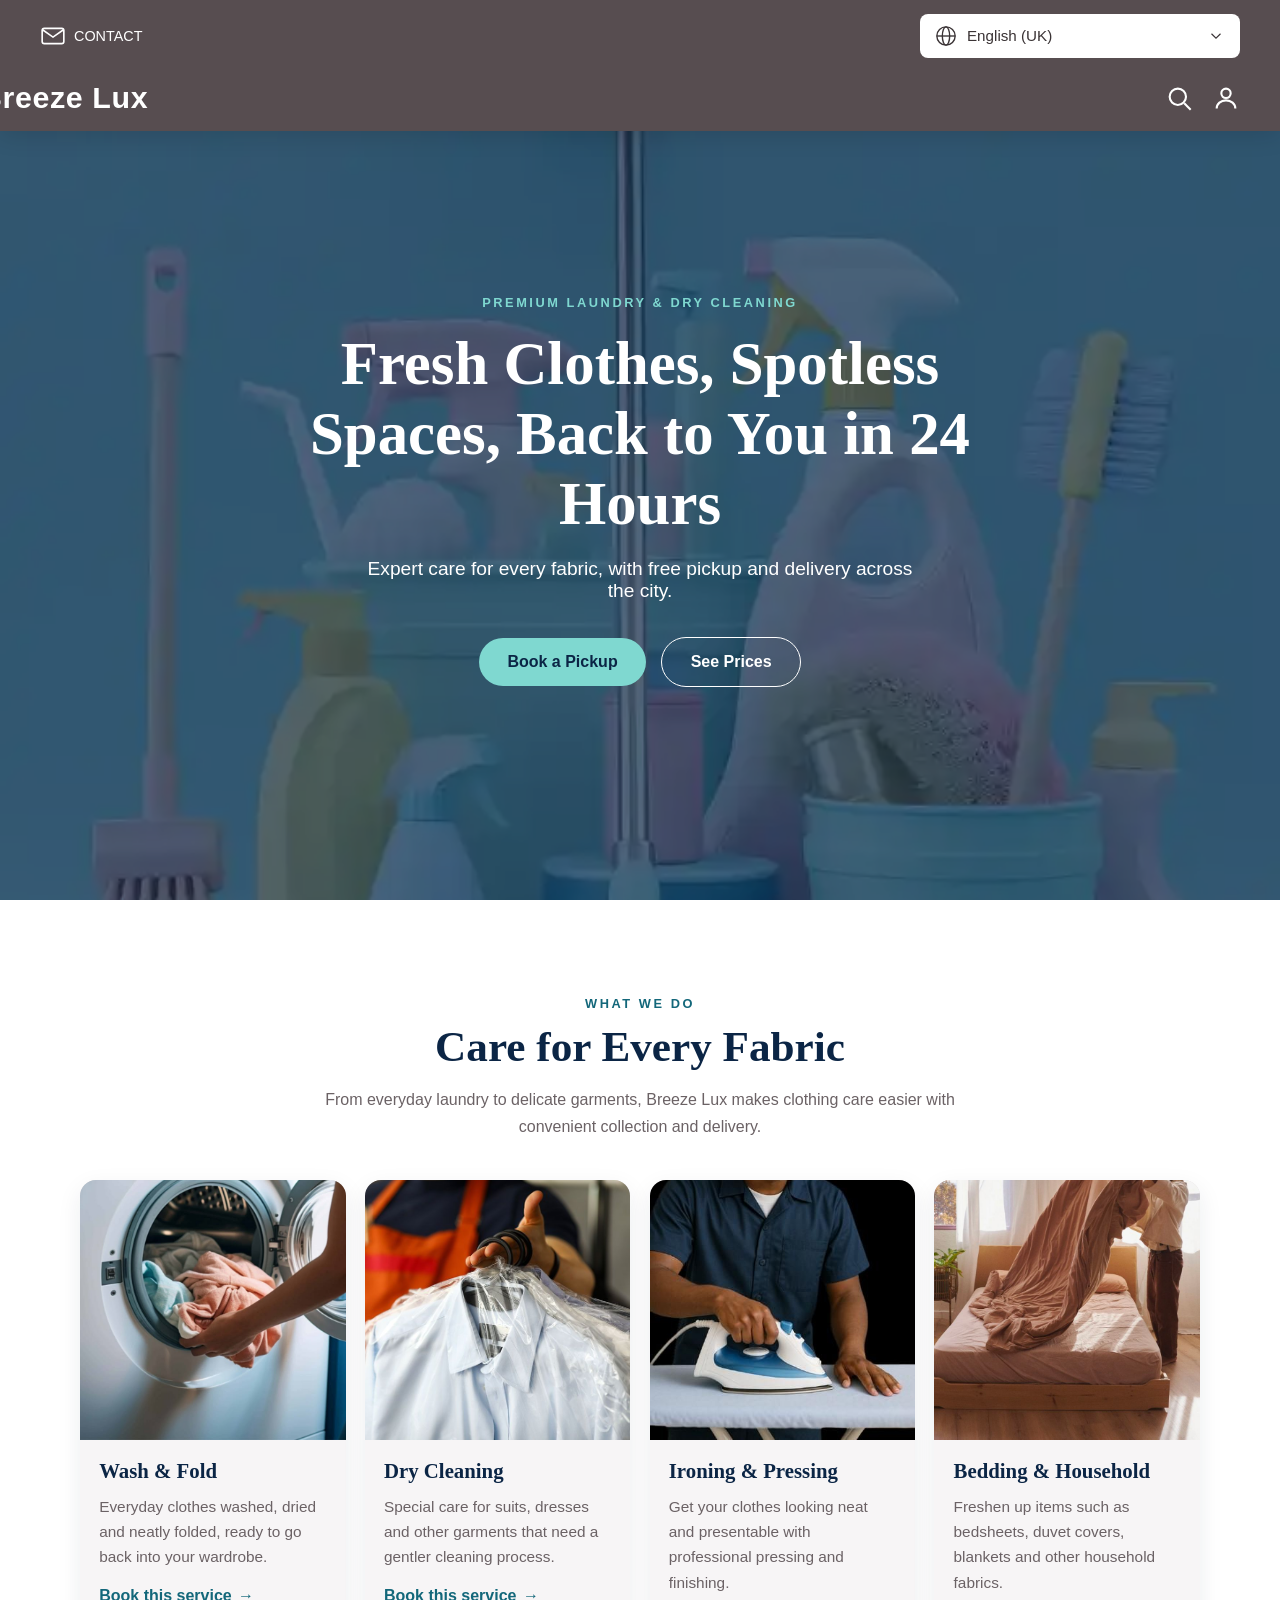
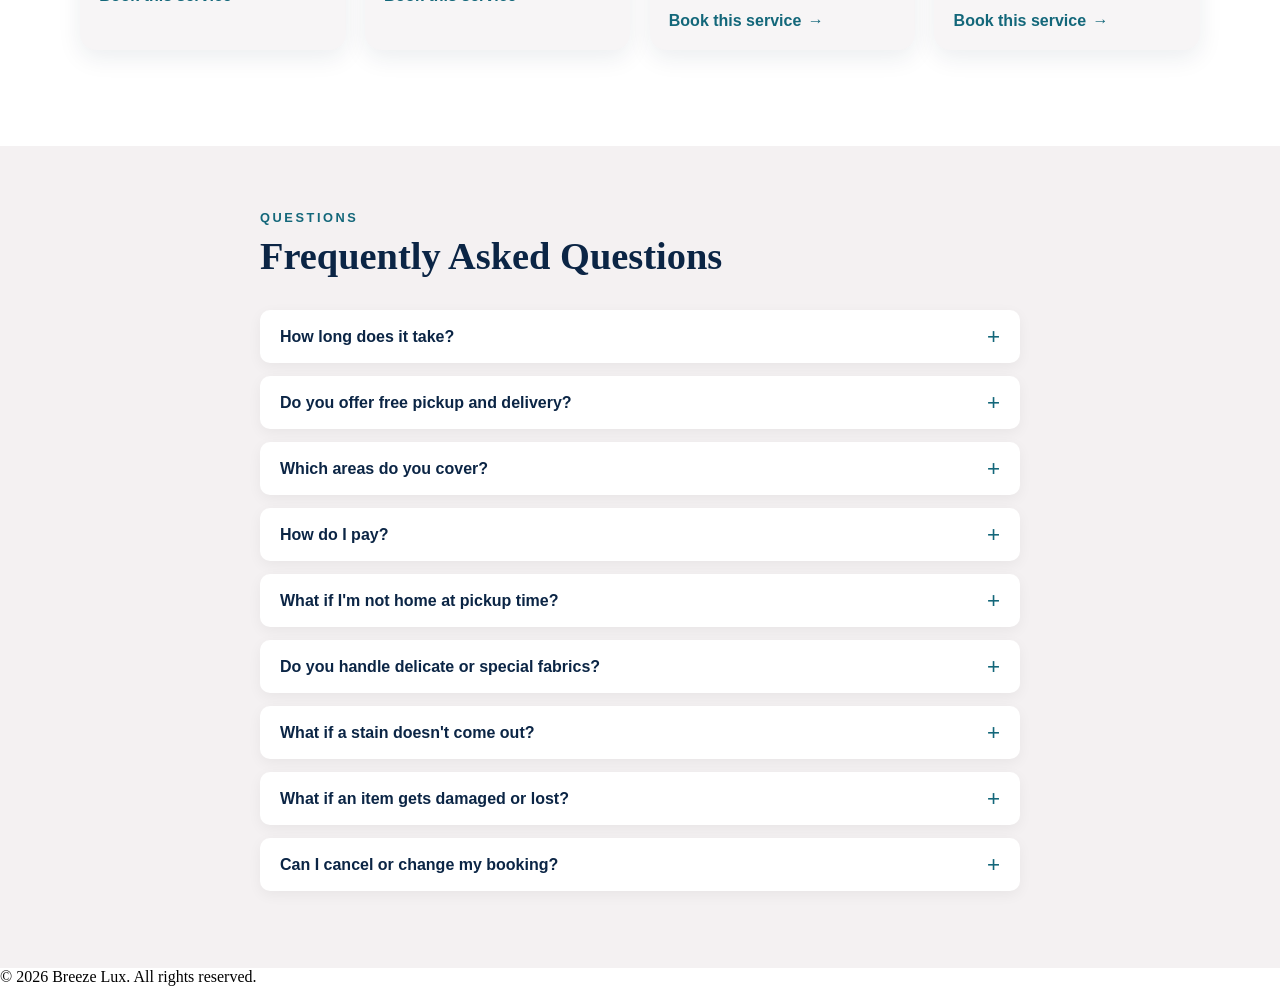
<file: index.html>
<!DOCTYPE html>
<html lang="en">
<head>
  <meta charset="UTF-8">
  <meta name="viewport" content="width=device-width, initial-scale=1.0">
  <title>Breeze Lux</title>

  <style>
    :root {
      --bg: #574d50;
      --white: #ffffff;
      --text-dark: #3a3335;
      --aqua: #7fd8d0;
      --navy: #0b2545;
    }

    * {
      box-sizing: border-box;
      margin: 0;
      padding: 0;
    }

    .site-header {
      position: fixed;
      top: 0;
      left: 0;
      right: 0;
      z-index: 100;
      background: var(--bg);
      color: var(--white);
      font-family: Arial, sans-serif;
    }

    /* ---------- Top utility bar ---------- */
    .top-bar {
      display: flex;
      align-items: center;
      justify-content: space-between;
      gap: 1rem;
      padding: 0.9rem 1.25rem;
    }

    .top-contact {
      display: flex;
      align-items: center;
      gap: 0.5rem;
      color: var(--white);
      text-decoration: none;
      font-size: 0.9rem;
      text-transform: uppercase;
      cursor: pointer;
      -webkit-tap-highlight-color: transparent;
    }

    .top-contact svg {
      width: 26px;
      height: 26px;
      stroke: var(--white);
      fill: none;
      stroke-width: 1.5;
    }

    .top-contact:hover,
    .top-contact:active {
      color: var(--aqua);
    }

    .top-contact:hover svg,
    .top-contact:active svg {
      stroke: var(--aqua);
    }

    .contact-wrap {
      position: relative;
    }

    .lang-wrap {
      position: relative;
      width: 100%;
      max-width: 280px;
    }

    /* ---------- Main bar ---------- */
    .main-bar {
      display: flex;
      align-items: center;
      justify-content: space-between;
      padding: 0 1.25rem 1rem;
    }

    .menu-toggle {
      position: absolute;
      opacity: 0;
      pointer-events: none;
      -webkit-tap-highlight-color: transparent;
    }

    .menu-icon {
      display: flex;
      flex-direction: column;
      gap: 6px;
      cursor: pointer;
      padding: 0.3rem;
      -webkit-tap-highlight-color: transparent;
    }

    .menu-icon span {
      display: block;
      width: 26px;
      height: 2px;
      background: var(--white);
    }

    .menu-icon:hover span,
    .menu-icon:active span {
      background: var(--aqua);
    }

    .logo {
      font-size: 1.9rem;
      font-weight: 700;
      letter-spacing: 0.02em;
      color: var(--white);
      text-decoration: none;
      margin-left: -60px;
      -webkit-tap-highlight-color: transparent;
    }

    .main-icons {
      display: flex;
      align-items: center;
      gap: 1.2rem;
    }

    .icon-btn {
      display: block;
      width: 28px;
      height: 28px;
      cursor: pointer;
      -webkit-tap-highlight-color: transparent;
    }

    .icon-btn svg {
      width: 100%;
      height: 100%;
      stroke: var(--white);
      fill: none;
      stroke-width: 1.8;
    }

    .icon-btn:hover svg,
    .icon-btn:active svg {
      stroke: var(--aqua);
    }

    /* ---------- Custom language dropdown ---------- */
    .lang-trigger {
      display: flex;
      align-items: center;
      gap: 0.6rem;
      width: 100%;
      padding: 0.6rem 0.9rem;
      background: var(--white);
      border: 1px solid rgba(255, 255, 255, 0.7);
      border-radius: 8px;
      color: var(--text-dark);
      font-size: 0.95rem;
      cursor: pointer;
      -webkit-tap-highlight-color: transparent;
    }

    .lang-icon,
    .lang-arrow {
      flex-shrink: 0;
      stroke: var(--text-dark);
      fill: none;
      stroke-width: 1.5;
    }

    .lang-icon {
      width: 22px;
      height: 22px;
    }

    .lang-arrow {
      width: 18px;
      height: 18px;
    }

    .lang-trigger .lang-current {
      flex: 1;
    }

    .lang-menu {
      display: none;
      position: absolute;
      top: calc(100% + 0.5rem);
      left: 0;
      right: 0;
      background: var(--white);
      border-radius: 8px;
      box-shadow: 0 10px 30px rgba(0, 0, 0, 0.25);
      overflow: hidden;
      z-index: 200;
    }

    .lang-menu a {
      display: block;
      padding: 0.85rem 1rem;
      color: var(--text-dark);
      font-size: 0.95rem;
      text-decoration: none;
      border-bottom: 1px solid #ececec;
    }

    .lang-menu a:last-child {
      border-bottom: none;
    }

    .lang-menu a:hover,
    .lang-menu a:active {
      background: #eaf8f6;
    }

    .lang-wrap:has(.menu-toggle:checked) .lang-menu {
      display: block;
    }

    /* ---------- Contact dropdown ---------- */
    .contact-menu {
      display: block;
      position: absolute;
      top: calc(100% + 0.6rem);
      left: 0;
      min-width: 200px;
      background: var(--white);
      border-radius: 10px;
      box-shadow: 0 10px 30px rgba(0, 0, 0, 0.25);
      overflow: hidden;
      z-index: 200;
    }

    .contact-menu a {
      display: flex;
      align-items: center;
      gap: 0.7rem;
      padding: 0.9rem 1.2rem;
      font-size: 0.95rem;
      color: var(--text-dark);
      text-decoration: none;
      border-bottom: 1px solid #ececec;
    }

    .contact-menu a:last-child {
      border-bottom: none;
    }

    .contact-menu a:hover,
    .contact-menu a:active {
      background: #eaf8f6;
      color: var(--bg);
    }

    .contact-menu svg {
      width: 20px;
      height: 20px;
      fill: var(--bg);
      flex-shrink: 0;
    }

    /* Paper-unroll animation for the Contact and Language windows */
    .contact-menu,
    .lang-menu {
      display: block;
      opacity: 0;
      visibility: hidden;
      clip-path: polygon(45% 0%, 55% 0%, 55% 0%, 45% 0%);
      transform: perspective(700px) rotateX(-22deg) translateY(-14px) scale(0.94);
      transform-origin: top center;
      transition:
        clip-path 0.7s cubic-bezier(0.34, 1.56, 0.64, 1),
        transform 0.7s cubic-bezier(0.34, 1.56, 0.64, 1),
        opacity 0.35s ease,
        visibility 0s linear 0.7s;
    }

    .contact-menu {
      transform-origin: top left;
    }

    .contact-wrap .menu-toggle:checked ~ .contact-menu,
    .lang-wrap .menu-toggle:checked ~ .lang-menu {
      opacity: 1;
      visibility: visible;
      clip-path: polygon(0% 0%, 100% 0%, 100% 100%, 0% 100%);
      transform: perspective(700px) rotateX(0deg) translateY(0) scale(1);
      transition:
        clip-path 0.7s cubic-bezier(0.34, 1.56, 0.64, 1),
        transform 0.7s cubic-bezier(0.34, 1.56, 0.64, 1),
        opacity 0.35s ease,
        visibility 0s;
    }

    .contact-menu a,
    .lang-menu a {
      opacity: 0;
      transform: translateY(-6px);
      transition: opacity 0.2s ease, transform 0.3s ease;
    }

    .contact-wrap .menu-toggle:checked ~ .contact-menu a,
    .lang-wrap .menu-toggle:checked ~ .lang-menu a {
      opacity: 1;
      transform: translateY(0);
      transition: opacity 0.4s ease 0.2s, transform 0.5s cubic-bezier(0.32, 0.72, 0, 1) 0.2s;
    }

    /* ---------- Left slide-in drawer, below the header ---------- */
    .mobile-menu {
      display: block;
      position: fixed;
      top: 110px;
      left: 0;
      bottom: 0;
      width: 80%;
      max-width: 320px;
      height: calc(100vh - 110px);
      height: calc(100dvh - 110px);
      padding: 1.5rem 1.5rem 2rem;
      background: var(--bg);
      border-right: 1px solid rgba(255, 255, 255, 0.15);
      box-shadow: 8px 0 30px rgba(0, 0, 0, 0.3);
      transform: translateX(-100%);
      transition: transform 0.35s ease;
      overflow-y: auto;
      z-index: 50;
    }

    .mobile-menu a {
      display: block;
      padding: 0.8rem 0;
      color: var(--white);
      text-decoration: none;
      border-bottom: 1px solid rgba(255, 255, 255, 0.1);
    }

    .mobile-menu a:hover,
    .mobile-menu a:active {
      color: var(--aqua);
    }

    .mobile-menu .mobile-book {
      margin-top: 1rem;
      text-align: center;
      background: var(--aqua);
      color: var(--navy);
      border-radius: 999px;
      border-bottom: none;
      font-weight: 600;
    }

    .menu-toggle:checked ~ .mobile-menu {
      transform: translateX(0);
    }

    #search-toggle:checked ~ .mobile-menu,
    #account-toggle:checked ~ .mobile-menu,
    #contact-toggle:checked ~ .mobile-menu,
    #lang-toggle:checked ~ .mobile-menu {
      transform: translateX(-100%);
    }

    /* ---------- Search box ---------- */
    .search-panel,
    .account-panel {
      display: none;
      padding: 0 1.25rem 1.2rem;
    }

    .search-panel {
      display: block;
      position: absolute;
      top: 100%;
      left: 0;
      right: 0;
      padding: 0.6rem 1.25rem 0.4rem;
      visibility: hidden;
      transition: visibility 0s linear 0.7s;
    }

    #search-toggle:checked ~ .search-panel {
      visibility: visible;
      transition: visibility 0s;
    }

    .search-input {
      width: 100%;
      padding: 0.8rem 1rem;
      border: none;
      border-radius: 8px;
      background: var(--white);
      color: var(--text-dark);
      font-size: 1rem;
      outline: none;
      transform-origin: calc(100% - 14px) 50%;
      transform: scaleX(0);
      opacity: 0;
      transition: transform 0.6s cubic-bezier(0.34, 1.56, 0.64, 1), opacity 0.2s ease;
    }

    #search-toggle:checked ~ .search-panel .search-input {
      transform: scaleX(1);
      opacity: 1;
    }

    .search-input:focus {
      box-shadow: 0 0 0 2px var(--aqua);
    }

    /* ---------- Account panel ---------- */
    #account-toggle:checked ~ .account-panel {
      display: block;
    }

    .account-panel {
      padding-top: 1rem;
      border-top: 1px solid rgba(255, 255, 255, 0.15);
    }

    .account-title {
      font-size: 1rem;
      margin-bottom: 0.8rem;
    }

    .account-btn {
      display: block;
      text-align: center;
      padding: 0.75rem;
      margin-bottom: 0.6rem;
      border: 1px solid var(--white);
      border-radius: 999px;
      color: var(--white);
      text-decoration: none;
      font-size: 0.95rem;
    }

    .account-btn:hover {
      background: var(--white);
      color: var(--navy);
    }

    .account-primary {
      background: var(--aqua);
      border-color: var(--aqua);
      color: var(--navy);
      font-weight: 600;
    }

    .account-link {
      display: inline-block;
      margin-top: 0.4rem;
      color: var(--aqua);
      text-decoration: none;
      font-size: 0.9rem;
    }

    /* ---------- Desktop ---------- */
    @media (min-width: 768px) {
      .top-bar {
        padding: 0.9rem 2.5rem;
      }

      .main-bar {
        padding: 0 2.5rem 1rem;
      }

      .lang-wrap {
        max-width: 320px;
      }

      .menu-icon {
        display: none;
      }

      .mobile-menu {
        display: none !important;
      }

      .search-panel,
      .account-panel {
        padding-left: 2.5rem;
        padding-right: 2.5rem;
      }
    }

    section[id] {
      scroll-margin-top: 90px;
    }

    /* ---------- Hero ---------- */
    .hero {
      position: relative;
      min-height: 100vh;
      min-height: 100svh;
      display: flex;
      align-items: center;
      justify-content: center;
      text-align: center;
      padding: 9rem 1.25rem 4rem;
      overflow: hidden;
      background: var(--navy);
      color: var(--white);
      font-family: Arial, sans-serif;
    }

    .hero-photo {
      position: absolute;
      inset: 0;
      width: 100%;
      height: 100%;
      object-fit: cover;
      z-index: 0;
    }

    .hero-overlay {
      position: absolute;
      inset: 0;
      background: rgba(11, 37, 69, 0.7);
      z-index: 1;
    }

    .hero-content {
      position: relative;
      z-index: 2;
      max-width: 760px;
    }

    .hero-eyebrow {
      display: inline-block;
      font-size: 0.8rem;
      font-weight: 600;
      letter-spacing: 0.2em;
      text-transform: uppercase;
      color: var(--aqua);
      margin-bottom: 1.2rem;
    }

    .hero h1 {
      font-family: Georgia, "Times New Roman", serif;
      font-size: clamp(2.2rem, 6vw, 3.8rem);
      line-height: 1.15;
      font-weight: 700;
      margin-bottom: 1.2rem;
    }

    .hero-subtitle {
      font-size: clamp(1rem, 2.5vw, 1.2rem);
      opacity: 0.9;
      max-width: 560px;
      margin: 0 auto 2.2rem;
    }

    .hero-buttons {
      display: flex;
      flex-direction: column;
      gap: 0.9rem;
      align-items: center;
    }

    .hero-btn {
      display: block;
      width: 100%;
      max-width: 280px;
      padding: 0.95rem 1.8rem;
      border-radius: 999px;
      font-weight: 600;
      font-size: 1rem;
      text-decoration: none;
      transition: transform 0.2s, background 0.2s, color 0.2s;
    }

    .hero-btn:hover {
      transform: translateY(-2px);
    }

    .hero-btn-primary {
      background: var(--aqua);
      color: var(--navy);
    }

    .hero-btn-primary:hover {
      background: var(--white);
    }

    .hero-btn-outline {
      border: 1.5px solid var(--white);
      color: var(--white);
    }

    .hero-btn-outline:hover {
      background: var(--white);
      color: var(--navy);
    }

    @media (min-width: 768px) {
      .hero-buttons {
        flex-direction: row;
        justify-content: center;
      }

      .hero-btn {
        width: auto;
      }
    }

    /* Hero entrance animation */
    @keyframes heroRise {
      from {
        opacity: 0;
        transform: translateY(40px);
      }
      to {
        opacity: 1;
        transform: translateY(0);
      }
    }

    .hero-eyebrow,
    .hero h1,
    .hero-subtitle,
    .hero-buttons {
      opacity: 0;
      animation: heroRise 0.9s cubic-bezier(0.34, 1.56, 0.64, 1) forwards;
    }

    .hero-eyebrow {
      animation-delay: 0.2s;
    }

    .hero h1 {
      animation-delay: 0.45s;
    }

    .hero-subtitle {
      animation-delay: 0.7s;
    }

    .hero-buttons {
      animation-delay: 0.95s;
    }

    @media (prefers-reduced-motion: reduce) {
      .hero-eyebrow,
      .hero h1,
      .hero-subtitle,
      .hero-buttons {
        animation: none;
        opacity: 1;
      }

      .contact-menu,
      .lang-menu,
      .contact-menu a,
      .lang-menu a {
        transition: none;
      }
    }

    /* ---------- FAQ ---------- */
    .faq {
      background: #f4f1f2;
      padding: 4rem 1.25rem;
      font-family: Arial, sans-serif;
      color: var(--text-dark);
    }

    .faq-wrap {
      max-width: 760px;
      margin: 0 auto;
    }

    .faq-eyebrow {
      display: block;
      font-size: 0.8rem;
      font-weight: 600;
      letter-spacing: 0.2em;
      text-transform: uppercase;
      color: #13677a;
      margin-bottom: 0.6rem;
    }

    .faq h2 {
      font-family: Georgia, "Times New Roman", serif;
      font-size: clamp(1.8rem, 4vw, 2.4rem);
      color: var(--navy);
      margin-bottom: 2rem;
    }

    .faq-item {
      background: var(--white);
      border-radius: 10px;
      margin-bottom: 0.8rem;
      box-shadow: 0 4px 14px rgba(0, 0, 0, 0.05);
      overflow: hidden;
    }

    .faq-item summary {
      padding: 1.1rem 3rem 1.1rem 1.25rem;
      font-weight: 600;
      color: var(--navy);
      cursor: pointer;
      list-style: none;
      position: relative;
      -webkit-tap-highlight-color: transparent;
    }

    .faq-item summary::-webkit-details-marker {
      display: none;
    }

    .faq-item summary::after {
      content: "+";
      position: absolute;
      right: 1.25rem;
      top: 50%;
      transform: translateY(-50%);
      font-size: 1.4rem;
      font-weight: 400;
      color: #13677a;
      transition: transform 0.3s ease;
    }

    .faq-item[open] summary::after {
      transform: translateY(-50%) rotate(45deg);
    }

    .faq-item p {
      padding: 0 1.25rem 1.2rem;
      line-height: 1.6;
      color: #6b6265;
    }

    .faq-item[open] p {
      animation: faqOpen 0.4s ease;
    }

    @keyframes faqOpen {
      from {
        opacity: 0;
        transform: translateY(-6px);
      }
      to {
        opacity: 1;
        transform: translateY(0);
      }
    }

    /* ---------- Services ---------- */
    .services {
      padding: 5rem 1.25rem;
      background: #fff;
      color: var(--text-dark);
      font-family: Arial, sans-serif;
    }

    .services-wrap {
      max-width: 1120px;
      margin: 0 auto;
    }

    .services-heading {
      max-width: 650px;
      margin: 0 auto 2.5rem;
      text-align: center;
    }

    .services-eyebrow {
      display: block;
      margin-bottom: 0.7rem;
      color: #13677a;
      font-size: 0.8rem;
      font-weight: 700;
      letter-spacing: 0.2em;
      text-transform: uppercase;
    }

    .services h2 {
      margin-bottom: 0.9rem;
      color: var(--navy);
      font-family: Georgia, "Times New Roman", serif;
      font-size: clamp(1.9rem, 4vw, 2.7rem);
    }

    .services-intro {
      color: #6b6265;
      line-height: 1.7;
    }

    .service-grid {
      display: grid;
      grid-template-columns: 1fr;
      gap: 1.2rem;
    }

    .service-card {
      overflow: hidden;
      border-radius: 16px;
      background: #f7f5f6;
      box-shadow: 0 8px 24px rgba(11, 37, 69, 0.08);
      transition: transform 0.25s ease, box-shadow 0.25s ease;
    }

    .service-card:hover {
      transform: translateY(-5px);
      box-shadow: 0 14px 32px rgba(11, 37, 69, 0.13);
    }

    .service-card img {
      display: block;
      width: 100%;
      height: 260px;
      object-fit: cover;
      object-position: 50% 100%;
      background: #e8e3e5;
    }

    .service-card-content {
      padding: 1.35rem;
    }

    .service-card h3 {
      margin-bottom: 0.65rem;
      color: var(--navy);
      font-family: Georgia, "Times New Roman", serif;
      font-size: 1.3rem;
    }

    .service-card p {
      margin-bottom: 1.1rem;
      color: #6b6265;
      line-height: 1.65;
      font-size: 0.96rem;
    }

    .service-link {
      display: inline-flex;
      align-items: center;
      gap: 0.4rem;
      color: #13677a;
      font-weight: 700;
      text-decoration: none;
    }

    .service-link:hover {
      color: var(--navy);
      text-decoration: underline;
    }

    @media (min-width: 620px) {
      .service-grid {
        grid-template-columns: repeat(2, minmax(0, 1fr));
        gap: 1.4rem;
      }
    }

    @media (min-width: 960px) {
      .services {
        padding: 6rem 2rem;
      }

      .service-grid {
        grid-template-columns: repeat(4, minmax(0, 1fr));
        gap: 1.2rem;
      }

      .service-card img {
        height: 260px;
      }

      .service-card-content {
        padding: 1.2rem;
      }
    }

    @media (prefers-reduced-motion: reduce) {
      .service-card {
        transition: none;
      }
    }
    /* ---------- Top bar slides away on scroll down, returns on scroll up ---------- */
    .top-bar {
      position: absolute;
      top: 0;
      left: 0;
      right: 0;
      transition: transform 0.4s ease;
    }

    .main-bar {
      padding-top: 5rem;
      transition: padding-top 0.4s ease;
    }

    .site-header.top-hidden .top-bar {
      transform: translateY(-100%);
    }

    .site-header.top-hidden .main-bar {
      padding-top: 0.9rem;
    }

    .site-header.top-hidden .mobile-menu {
      top: 84px;
      height: calc(100vh - 84px);
      height: calc(100dvh - 84px);
    }

    @media (min-width: 768px) {
      .site-header.top-hidden .main-bar {
        padding-top: 0.9rem;
      }
    }
    /* ---------- Drawer always starts directly under the header, whatever its height ---------- */
    .mobile-menu,
    .site-header.top-hidden .mobile-menu {
      position: absolute;
      top: 100%;
      bottom: auto;
      height: 100vh;
      height: 100dvh;
    }
    /* ---------- Search results ---------- */
    .search-results {
      margin-top: 0.6rem;
      background: var(--white);
      border-radius: 10px;
      box-shadow: 0 10px 30px rgba(0, 0, 0, 0.25);
      max-height: 60vh;
      overflow-y: auto;
    }

    .search-results:empty {
      display: none;
    }

    .search-result {
      display: block;
      padding: 0.8rem 1rem;
      border-bottom: 1px solid #ececec;
      color: var(--text-dark);
      text-decoration: none;
    }

    .search-result:last-child {
      border-bottom: none;
    }

    .search-result:hover,
    .search-result:active {
      background: #eaf8f6;
    }

    .search-result strong {
      display: block;
      color: var(--navy);
      font-size: 0.95rem;
    }

    .search-result span {
      display: block;
      margin-top: 0.2rem;
      color: #6b6265;
      font-size: 0.82rem;
      line-height: 1.4;
    }

    .search-empty {
      margin-top: 0.6rem;
      padding: 0.9rem 1rem;
      background: var(--white);
      border-radius: 10px;
      color: #6b6265;
      font-size: 0.9rem;
    }
  </style>
  <link rel="stylesheet" href="header.css">
</head>
<body>

  <header class="site-header">

    <div class="top-bar">
      <div class="contact-wrap">
        <input type="checkbox" id="contact-toggle" class="menu-toggle">
        <label for="contact-toggle" class="top-contact">
          <svg viewBox="0 0 24 24">
            <rect x="2" y="5" width="20" height="14" rx="2"/>
            <polyline points="2,6 12,13 22,6"/>
          </svg>
          <span data-sw="Wasiliana">Contact</span>
        </label>

        <div class="contact-menu">
          <a href="https://wa.me/254758966762" target="_blank" rel="noopener">
            <svg viewBox="0 0 24 24">
              <path d="M12 2a10 10 0 0 0-8.6 15.1L2 22l5-1.3A10 10 0 1 0 12 2z"/>
              <path d="M8.5 9.5c.3 2 2 4.2 4.2 5.2l1.3-1.3 1.8.8-.6 1.6c-.3.6-1 .8-1.6.6-3.2-1-5.8-3.6-6.4-6.8-.2-.6 0-1.3.6-1.6l1.6-.6.8 1.8-1.7 1.3z"/>
            </svg>
            WhatsApp
          </a>
          <a href="tg://resolve?phone=254758966762">
            <svg viewBox="0 0 24 24">
              <path d="M21.5 4.5L2.8 11.7c-.8.3-.8 1.1 0 1.4l4.6 1.4 1.8 5.5c.2.6.9.8 1.4.4l2.6-2.1 4.8 3.5c.6.4 1.3.1 1.5-.6L23 5.7c.2-.8-.5-1.4-1.5-1.2z"/>
            </svg>
            Telegram
          </a>
          <a href="https://www.facebook.com/yourpage" target="_blank" rel="noopener">
            <svg viewBox="0 0 24 24">
              <path d="M14 8V6c0-.8.4-1.2 1.2-1.2H17V2h-2.8C11.4 2 10 3.5 10 6v2H8v3h2v11h4V11h2.6l.4-3H14z"/>
            </svg>
            Facebook
          </a>
          <a href="mailto:franklinmutunga4@gmail.com">
            <svg viewBox="0 0 24 24">
              <path d="M3 5h18a1 1 0 0 1 1 1v12a1 1 0 0 1-1 1H3a1 1 0 0 1-1-1V6a1 1 0 0 1 1-1z"/>
            </svg>
            <span data-sw="Barua pepe">Email</span>
          </a>
          <a href="tel:+254758966762">
            <svg viewBox="0 0 24 24">
              <path d="M6.6 10.8a15.1 15.1 0 0 0 6.6 6.6l2.2-2.2c.3-.3.7-.4 1-.2 1.1.4 2.3.6 3.6.6.6 0 1 .4 1 1V20c0 .6-.4 1-1 1A17 17 0 0 1 3 4c0-.6.4-1 1-1h3.5c.6 0 1 .4 1 1 0 1.3.2 2.5.6 3.6.1.3 0 .7-.2 1L6.6 10.8z"/>
            </svg>
            <span data-sw="Piga Simu">Call Us</span>
          </a>
        </div>
      </div>

      <div class="lang-wrap">
        <input type="checkbox" id="lang-toggle" class="menu-toggle">
        <label for="lang-toggle" class="lang-trigger">
          <svg class="lang-icon" viewBox="0 0 24 24">
            <circle cx="12" cy="12" r="10"/>
            <ellipse cx="12" cy="12" rx="4" ry="10"/>
            <line x1="2" y1="12" x2="22" y2="12"/>
          </svg>
          <span class="lang-current">English (UK)</span>
          <svg class="lang-arrow" viewBox="0 0 24 24">
            <polyline points="6,9 12,15 18,9"/>
          </svg>
        </label>

        <div class="lang-menu">
          <a href="#" data-lang="English (UK)">English (UK)</a>
          <a href="#" data-lang="English (US)">English (US)</a>
          <a href="#" data-lang="Swahili">Swahili</a>
        </div>
      </div>
    </div>

    <div class="main-bar">
      <label for="menu-toggle" class="menu-icon" aria-label="Open menu">
        <span></span>
        <span></span>
        <span></span>
      </label>

      <a href="#home" class="logo">Breeze Lux</a>

      <div class="main-icons">
        <label for="search-toggle" class="icon-btn" aria-label="Search">
          <svg viewBox="0 0 24 24">
            <circle cx="11" cy="11" r="7"/>
            <line x1="16.5" y1="16.5" x2="22" y2="22"/>
          </svg>
        </label>
        <label for="account-toggle" class="icon-btn" aria-label="Account">
          <svg viewBox="0 0 24 24">
            <circle cx="12" cy="8" r="4"/>
            <path d="M4 21c0-4 3.6-7 8-7s8 3 8 7"/>
          </svg>
        </label>
      </div>
    </div>

    <input type="checkbox" id="search-toggle" class="menu-toggle">
    <div class="search-panel">
      <input type="search" class="search-input" placeholder="Search services, prices, FAQs..." data-sw-placeholder="Tafuta huduma, bei, maswali..." aria-label="Search">
    </div>

    <input type="checkbox" id="account-toggle" class="menu-toggle">
    <div class="account-panel">
      <p class="account-title" data-sw="Karibu Breeze Lux">Welcome to Breeze Lux</p>
      <a href="#account" class="account-btn account-primary" data-sw="Ingia">Log In</a>
      <a href="#account" class="account-btn" data-sw="Fungua Akaunti">Create Account</a>
      <a href="#orders" class="account-link" data-sw="Fuatilia Oda Yako">Track an Order</a>
    </div>

    <input type="checkbox" id="menu-toggle" class="menu-toggle">
    <nav class="mobile-menu">
      <a href="#home" data-sw="Nyumbani">Home</a>
      <a href="#services" data-sw="Huduma">Services</a>
      <a href="#pricing" data-sw="Bei">Pricing</a>
      <a href="how-it-works.html" data-sw="Jinsi Inavyofanya Kazi">How It Works</a>
      <a href="#reviews" data-sw="Maoni">Reviews</a>
      <a href="#faq" data-sw="Maswali">FAQ</a>
      <a href="feedback.html" data-sw="Maoni na Malalamiko">Feedback</a>
      <a href="booking.html" class="mobile-book" data-sw="Omba Kuchukuliwa">Book a Pickup</a>
    </nav>

  </header>

  <section id="home" class="hero">
    <img class="hero-photo" src="hero.jpg" alt="Luxury folded laundry">
    <div class="hero-overlay"></div>

    <div class="hero-content">
      <span class="hero-eyebrow" data-sw="Usafishaji wa Nguo wa Hali ya Juu na Kusafisha Kikavu">Premium Laundry &amp; Dry Cleaning</span>
      <h1 data-sw="Nguo Safi, Nyumba Safi, Zinakurudia Ndani ya Saa 24">Fresh Clothes, Spotless Spaces, Back to You in 24 Hours</h1>
      <p class="hero-subtitle" data-sw="Huduma bora kwa kila kitambaa, pamoja na kuchukua na kurudisha bure ndani ya jiji.">
        Expert care for every fabric, with free pickup and delivery across the city.
      </p>
      <div class="hero-buttons">
        <a href="booking.html" class="hero-btn hero-btn-primary" data-sw="Omba Kuchukuliwa">Book a Pickup</a>
        <a href="#pricing" class="hero-btn hero-btn-outline" data-sw="Angalia Bei">See Prices</a>
      </div>
    </div>
  </section>

  <section id="services" class="services">
    <div class="services-wrap">
      <div class="services-heading">
        <span class="services-eyebrow" data-sw="Tunachofanya">What we do</span>
        <h2 data-sw="Huduma Bora kwa Kila Kitambaa">Care for Every Fabric</h2>
        <p class="services-intro" data-sw="Kuanzia nguo za kila siku hadi nguo maridadi, Breeze Lux inarahisisha utunzaji wa nguo kwa kuchukua na kurudisha kwa urahisi.">
          From everyday laundry to delicate garments, Breeze Lux makes clothing care
          easier with convenient collection and delivery.
        </p>
      </div>

      <div class="service-grid">
        <article class="service-card">
          <img src="washing.jpg" alt="Fresh laundry being carefully washed" loading="lazy">
          <div class="service-card-content">
            <h3 data-sw="Osha na Kukunja">Wash &amp; Fold</h3>
            <p data-sw="Nguo za kila siku zilizooshwa, kukaushwa na kukunjwa vizuri, tayari kurudi kabatini kwako.">Everyday clothes washed, dried and neatly folded, ready to go back into your wardrobe.</p>
            <a class="service-link" href="booking.html"><span data-sw="Omba huduma hii">Book this service</span> <span aria-hidden="true">→</span></a>
          </div>
        </article>

        <article class="service-card">
          <img src="dry-cleaning.jpg" alt="A carefully cleaned formal garment" loading="lazy">
          <div class="service-card-content">
            <h3 data-sw="Kusafisha Kikavu">Dry Cleaning</h3>
            <p data-sw="Huduma maalum kwa suti, magauni na nguo nyingine zinazohitaji usafishaji mpole zaidi.">Special care for suits, dresses and other garments that need a gentler cleaning process.</p>
            <a class="service-link" href="booking.html"><span data-sw="Omba huduma hii">Book this service</span> <span aria-hidden="true">→</span></a>
          </div>
        </article>

        <article class="service-card">
          <img src="ironing.jpg" alt="A freshly pressed shirt" loading="lazy">
          <div class="service-card-content">
            <h3 data-sw="Kupiga Pasi">Ironing &amp; Pressing</h3>
            <p data-sw="Pata nguo zako zikiwa nadhifu na zenye mwonekano mzuri kwa kupigwa pasi na kumalizia kitaalamu.">Get your clothes looking neat and presentable with professional pressing and finishing.</p>
            <a class="service-link" href="booking.html"><span data-sw="Omba huduma hii">Book this service</span> <span aria-hidden="true">→</span></a>
          </div>
        </article>

        <article class="service-card">
          <img src="bedding.jpg" alt="Clean and neatly arranged bed linen" loading="lazy">
          <div class="service-card-content">
            <h3 data-sw="Mashuka na Vitu vya Nyumbani">Bedding &amp; Household</h3>
            <p data-sw="Onyesha upya vitu kama mashuka, vifuniko vya duvet, blanketi na vitambaa vingine vya nyumbani.">Freshen up items such as bedsheets, duvet covers, blankets and other household fabrics.</p>
            <a class="service-link" href="booking.html"><span data-sw="Omba huduma hii">Book this service</span> <span aria-hidden="true">→</span></a>
          </div>
        </article>
      </div>
    </div>
  </section>

  <section id="faq" class="faq">
    <div class="faq-wrap">
      <span class="faq-eyebrow" data-sw="Maswali">Questions</span>
      <h2 data-sw="Maswali Yanayoulizwa Mara kwa Mara">Frequently Asked Questions</h2>

      <details class="faq-item">
        <summary data-sw="Inachukua muda gani?">How long does it take?</summary>
        <p data-sw="Oda nyingi ziko tayari ndani ya saa 24. Kusafisha kikavu na vitu vikubwa vinaweza kuchukua hadi saa 48. Tutathibitisha muda tutakapokuwa unaomba huduma.">Most orders are ready within 24 hours. Dry cleaning and large items may take up to 48 hours. We'll confirm the timing when you book.</p>
      </details>

      <details class="faq-item">
        <summary data-sw="Je, mnatoa kuchukua na kurudisha bure?">Do you offer free pickup and delivery?</summary>
        <p data-sw="Ndiyo. Tunakusanya na kurudisha vitu vyako bila gharama ya ziada ndani ya eneo letu la huduma.">Yes. We collect and return your items at no extra cost within our service area.</p>
      </details>

      <details class="faq-item">
        <summary data-sw="Mnahudumia maeneo gani?">Which areas do you cover?</summary>
        <p data-sw="Kwa sasa tunahudumia maeneo makuu ya Nairobi. Wasiliana nasi kupitia WhatsApp kuangalia kama eneo lako linafikiwa.">We currently serve the main neighbourhoods of Nairobi. Contact us on WhatsApp to check whether your location is covered.</p>
      </details>

      <details class="faq-item">
        <summary data-sw="Ninalipaje?">How do I pay?</summary>
        <p data-sw="Unaweza kulipa kwa M-Pesa, pesa taslimu ukipokea, au kadi. Maelezo ya malipo yatatolewa utakapothibitisha oda yako.">You can pay by M-Pesa, cash on delivery, or card. Payment details are shared when you confirm your booking.</p>
      </details>

      <details class="faq-item">
        <summary data-sw="Nisipokuwepo wakati wa kuchukuliwa je?">What if I'm not home at pickup time?</summary>
        <p data-sw="Acha maelekezo wazi kwa mlinzi au jirani, au tutumie ujumbe ili tupange upya. Daima tutathibitisha kabla ya kuchukua.">Leave clear instructions with the guard or a neighbour, or message us to reschedule. We'll always confirm before collecting.</p>
      </details>

      <details class="faq-item">
        <summary data-sw="Mnashughulikia vitambaa maridadi au maalum?">Do you handle delicate or special fabrics?</summary>
        <p data-sw="Ndiyo. Hariri, sufu, ngozi na nguo zilizopambwa kwa shanga zinapata uangalizi wa kipekee. Taja kitambaa unapoomba huduma ili tukitunze ipasavyo.">Yes. Silk, wool, leather, and beaded pieces get individual care. Mention the fabric when you book so we can treat it properly.</p>
      </details>

      <details class="faq-item">
        <summary data-sw="Vipi kama doa halitoki?">What if a stain doesn't come out?</summary>
        <p data-sw="Tunatibu kila doa kabla ya kufua. Madoa mengine hayawezi kuondolewa kikamilifu, nasi tutakuambia kwa uwazi kabla ya kumaliza.">We treat every stain before washing. Some marks can't be fully removed, and we'll always tell you honestly before we finish.</p>
      </details>

      <details class="faq-item">
        <summary data-sw="Vipi kama kitu kimeharibika au kupotea?">What if an item gets damaged or lost?</summary>
        <p data-sw="Tafadhali tuwasiliane ndani ya saa 48 baada ya kupokea. Tutachunguza na kulitatua, iwe kwa kukarabati au fidia.">Please contact us within 48 hours of delivery. We'll investigate and make it right, whether through repair or compensation.</p>
      </details>

      <details class="faq-item">
        <summary data-sw="Naweza kughairi au kubadilisha oda yangu?">Can I cancel or change my booking?</summary>
        <p data-sw="Ndiyo, unaweza kughairi au kubadilisha oda yako bila malipo hadi saa 2 kabla ya kuchukuliwa.">Yes, you can cancel or change your booking free of charge up to 2 hours before pickup.</p>
      </details>
    </div>
  </section>

  <section id="book"></section>

  <footer>© <span id="year"></span> Breeze Lux. All rights reserved.</footer>

  <script>
    (function () {
      var toggles = document.querySelectorAll('.menu-toggle');

      function closeAll() {
        toggles.forEach(function (t) { t.checked = false; });
      }

      // When one window opens, close the others
      toggles.forEach(function (t) {
        t.addEventListener('change', function () {
          if (t.checked) {
            toggles.forEach(function (other) {
              if (other !== t) other.checked = false;
            });
          }
        });
      });

      // ----- Language switching (remembered across pages) -----
      var langCurrent = document.querySelector('.lang-current');
      var translatable = document.querySelectorAll('[data-sw]');
      var placeholders = document.querySelectorAll('[data-sw-placeholder]');

      // Save the English text once, before anything changes
      translatable.forEach(function (el) { el.dataset.en = el.textContent.trim(); });
      placeholders.forEach(function (el) { el.dataset.enPlaceholder = el.placeholder; });

      function setLanguage(lang) {
        document.documentElement.lang = lang;
        translatable.forEach(function (el) {
          el.textContent = lang === 'sw' ? el.dataset.sw : el.dataset.en;
        });
        placeholders.forEach(function (el) {
          el.placeholder = lang === 'sw' ? el.dataset.swPlaceholder : el.dataset.enPlaceholder;
        });
        langCurrent.textContent = lang === 'sw' ? 'Swahili' : 'English (UK)';
        try { localStorage.setItem('breezeLang', lang); } catch (e) {}
      }

      document.querySelectorAll('.lang-menu a').forEach(function (link) {
        link.addEventListener('click', function (e) {
          e.preventDefault();
          setLanguage(link.dataset.lang === 'Swahili' ? 'sw' : 'en');
          closeAll();
        });
      });

      // Restore the language chosen on any page
      var saved = null;
      try { saved = localStorage.getItem('breezeLang'); } catch (e) {}
      if (saved === 'sw') setLanguage('sw');

      // Close when tapping outside the open windows
      document.addEventListener('click', function (e) {
        if (e.target.classList.contains('menu-toggle')) return;
        if (e.target.closest('label')) return;

        if (e.target.closest('a')) closeAll();

        if (!e.target.closest('.contact-wrap') &&
            !e.target.closest('.lang-wrap') &&
            !e.target.closest('.main-bar') &&
            !e.target.closest('.mobile-menu') &&
            !e.target.closest('.search-panel') &&
            !e.target.closest('.account-panel')) {
          closeAll();
        }
      });

      // Close when the page scrolls
      window.addEventListener('scroll', closeAll, { passive: true });

      // Set the footer year
      document.getElementById('year').textContent = new Date().getFullYear();
    })();
  </script>

  <script>
    (function () {
      var photos = [].slice.call(document.querySelectorAll('.service-card img'));
      var ticking = false;

      function update() {
        var vh = window.innerHeight;

        photos.forEach(function (img) {
          var r = img.getBoundingClientRect();
          var progress = (vh - r.top) / (vh + r.height);
          progress = Math.min(Math.max(progress, 0), 1);
          img.style.objectPosition = '50% ' + (100 - progress * 100) + '%';
        });

        ticking = false;
      }

      function request() {
        if (!ticking) {
          ticking = true;
          requestAnimationFrame(update);
        }
      }

      window.addEventListener('scroll', request, { passive: true });
      window.addEventListener('resize', request);
      update();
    })();
  </script>

  <script>
    (function () {
      var header = document.querySelector('.site-header');
      var lastY = window.pageYOffset;
      var ticking = false;

      function update() {
        var y = window.pageYOffset;
        var diff = y - lastY;

        if (y < 80) {
          header.classList.remove('top-hidden');   // always show near the top of the page
        } else if (diff > 6) {
          header.classList.add('top-hidden');      // scrolling down: hide the top bar
        } else if (diff < -6) {
          header.classList.remove('top-hidden');   // scrolling up: show it again
        }

        lastY = y;
        ticking = false;
      }

      window.addEventListener('scroll', function () {
        if (!ticking) {
          ticking = true;
          requestAnimationFrame(update);
        }
      }, { passive: true });
    })();
  </script>

  <script>
    (function () {
      var input = document.querySelector('.search-input');
      var panel = document.querySelector('.search-panel');
      if (!input || !panel) return;

      var results = document.createElement('div');
      results.className = 'search-results';
      panel.appendChild(results);

      // Clean up text so matching is simple
      function clean(s) {
        return (s || '').replace(/\s+/g, ' ').trim();
      }

      // Build the searchable list from the page itself, so it always matches what is shown
      function buildItems() {
        var items = [];

        document.querySelectorAll('.hero').forEach(function () {
          items.push({
            title: clean(document.querySelector('.hero h1').textContent),
            text: clean(document.querySelector('.hero-subtitle').textContent),
            href: '#home'
          });
        });

        document.querySelectorAll('.service-card').forEach(function (card) {
          items.push({
            title: clean(card.querySelector('h3').textContent),
            text: clean(card.querySelector('p').textContent),
            href: '#services'
          });
        });

        document.querySelectorAll('.faq-item').forEach(function (faq) {
          items.push({
            title: clean(faq.querySelector('summary').textContent),
            text: clean(faq.querySelector('p').textContent),
            href: '#faq',
            faq: faq
          });
        });

        // Other pages, with both languages in the keywords so either language finds them
        items.push({
          title: 'How It Works',
          text: 'Jinsi Inavyofanya Kazi. Book your service, we collect your laundry, professional cleaning, fresh laundry delivered.',
          href: 'how-it-works.html'
        });
        items.push({
          title: 'Book a Pickup',
          text: 'Omba Kuchukuliwa. Book your laundry pickup, choose a service, schedule a time, pay by M-Pesa.',
          href: 'booking.html'
        });
        items.push({
          title: 'Feedback and Complaints',
          text: 'Maoni na Malalamiko. Send feedback, a complaint or a suggestion, and leave your phone number.',
          href: 'feedback.html'
        });

        return items;
      }

      var items = buildItems();

      function search(query) {
        results.innerHTML = '';
        var words = clean(query).toLowerCase().split(' ').filter(Boolean);
        if (!words.length) return;

        var matches = items.filter(function (item) {
          var haystack = (item.title + ' ' + item.text).toLowerCase();
          return words.every(function (w) { return haystack.indexOf(w) !== -1; });
        });

        if (!matches.length) {
          var empty = document.createElement('div');
          empty.className = 'search-empty';
          empty.textContent = 'No results for "' + clean(query) + '". Try another word, such as services, pricing, pickup or FAQ.';
          results.appendChild(empty);
          return;
        }

        matches.slice(0, 8).forEach(function (item, index) {
          var link = document.createElement('a');
          link.className = 'search-result';
          link.href = item.href;
          link.dataset.index = items.indexOf(item);

          var title = document.createElement('strong');
          title.textContent = item.title;

          var snippet = document.createElement('span');
          snippet.textContent = item.text.length > 110 ? item.text.slice(0, 110) + '…' : item.text;

          link.appendChild(title);
          link.appendChild(snippet);
          results.appendChild(link);
        });
      }

      input.addEventListener('input', function () { search(input.value); });

      // Enter opens the first result
      input.addEventListener('keydown', function (e) {
        if (e.key === 'Enter') {
          var first = results.querySelector('.search-result');
          if (first) first.click();
        }
      });

      // Opening a FAQ result also opens that question
      results.addEventListener('click', function (e) {
        var link = e.target.closest('.search-result');
        if (!link) return;
        var item = items[link.dataset.index];
        if (item && item.faq) item.faq.open = true;
      });
    })();
  </script>

</body>
</html>
</file>
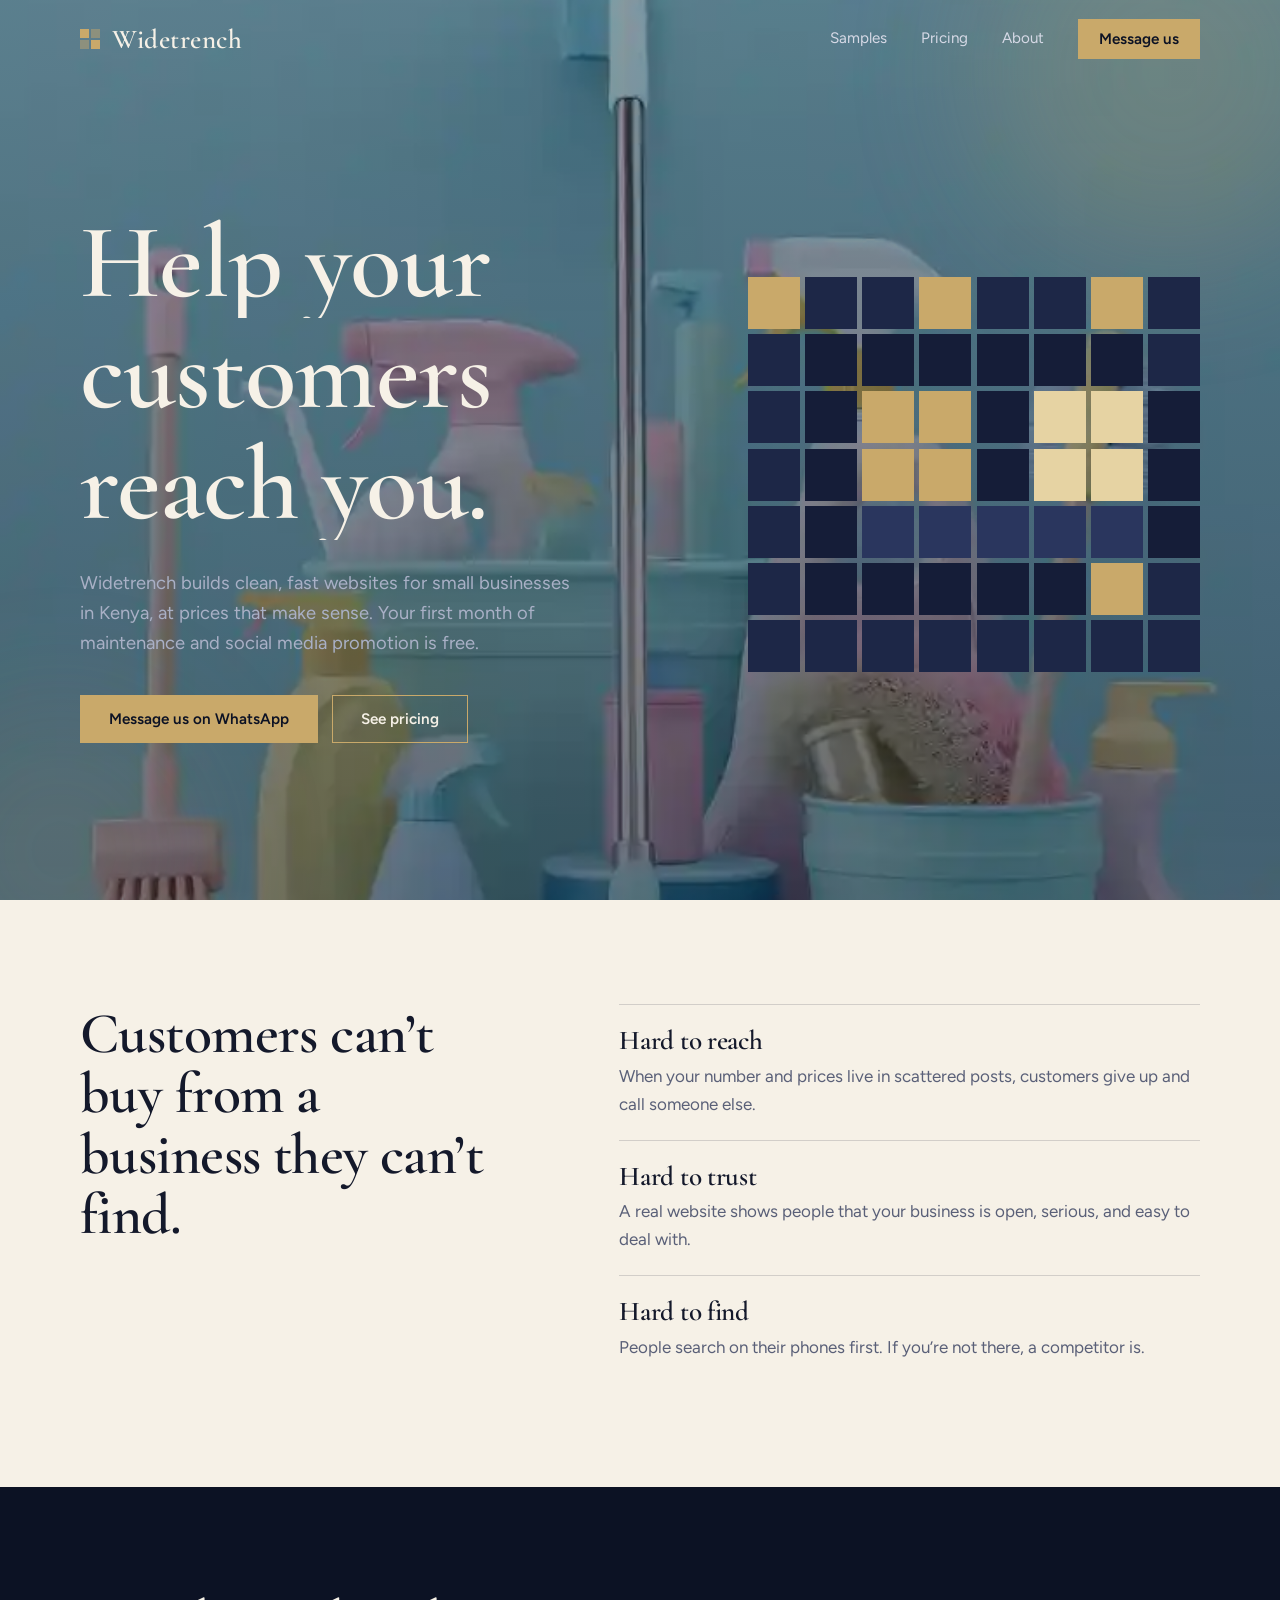
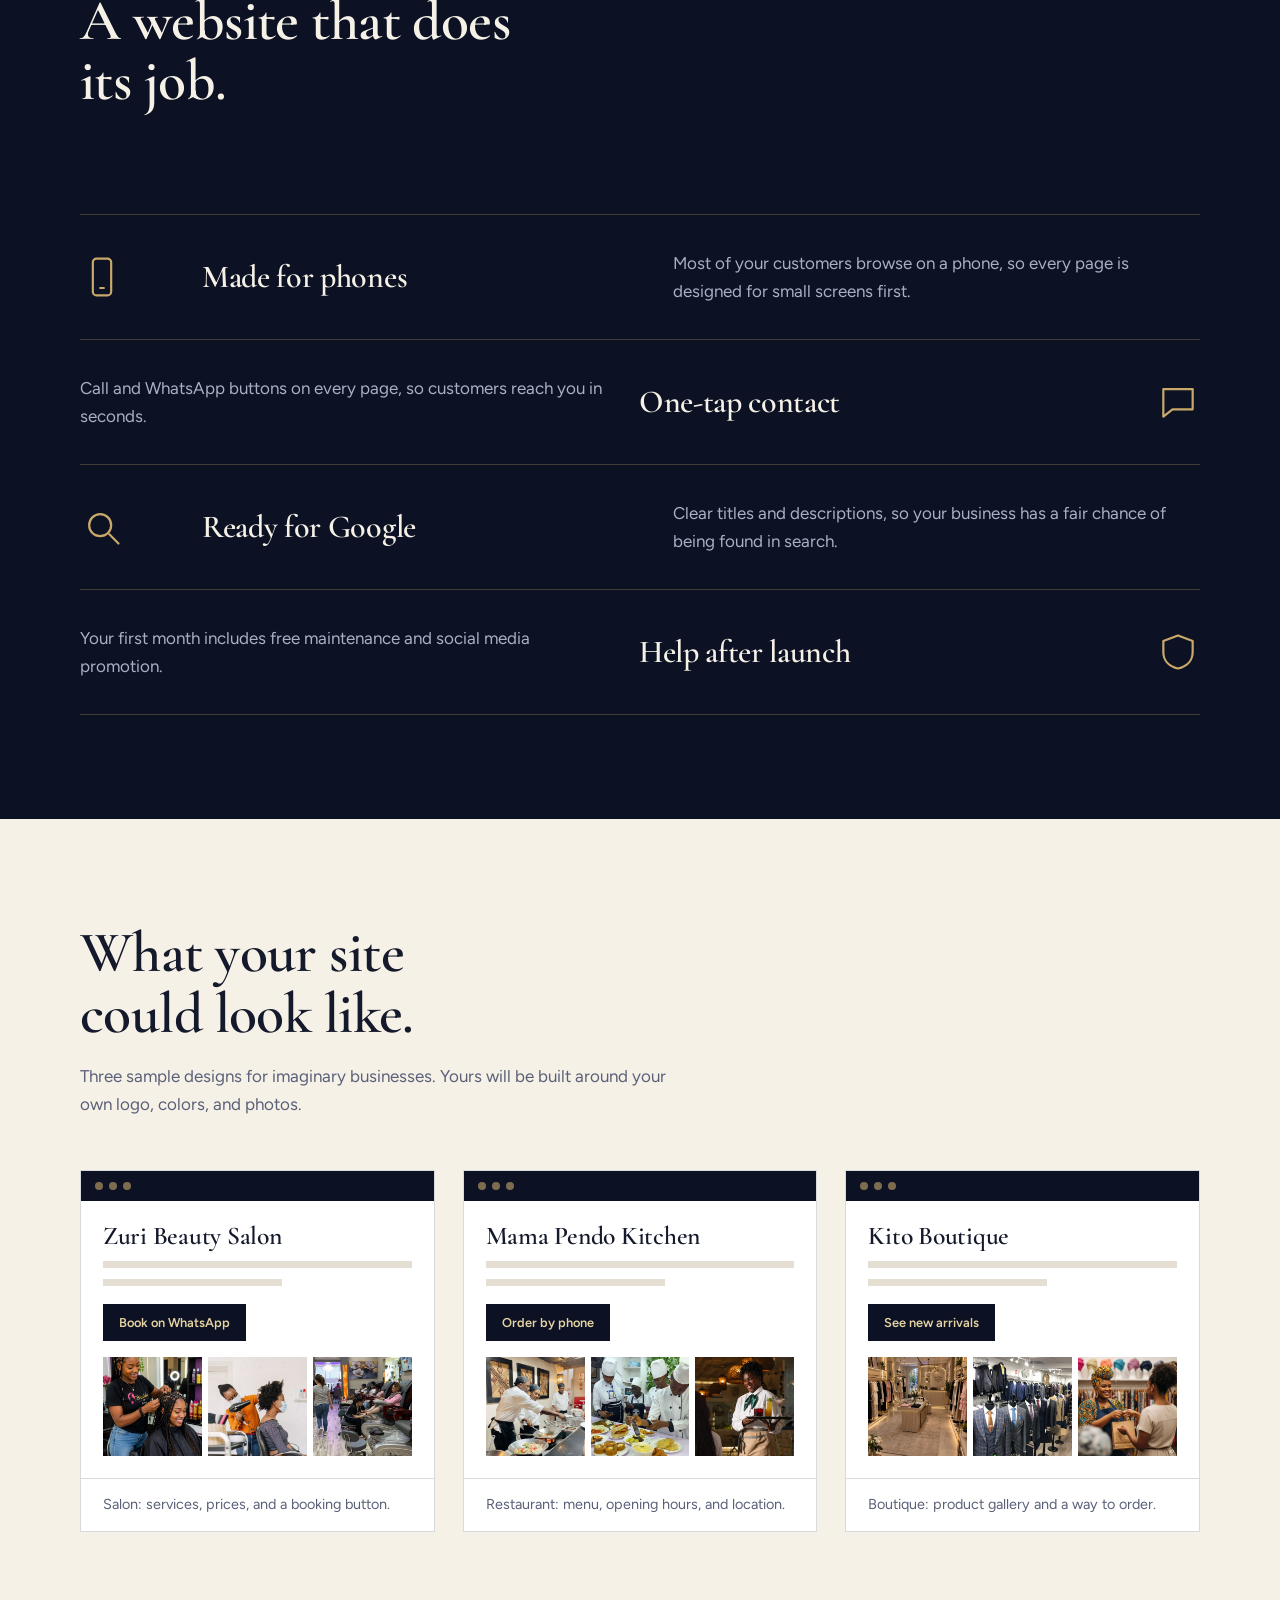
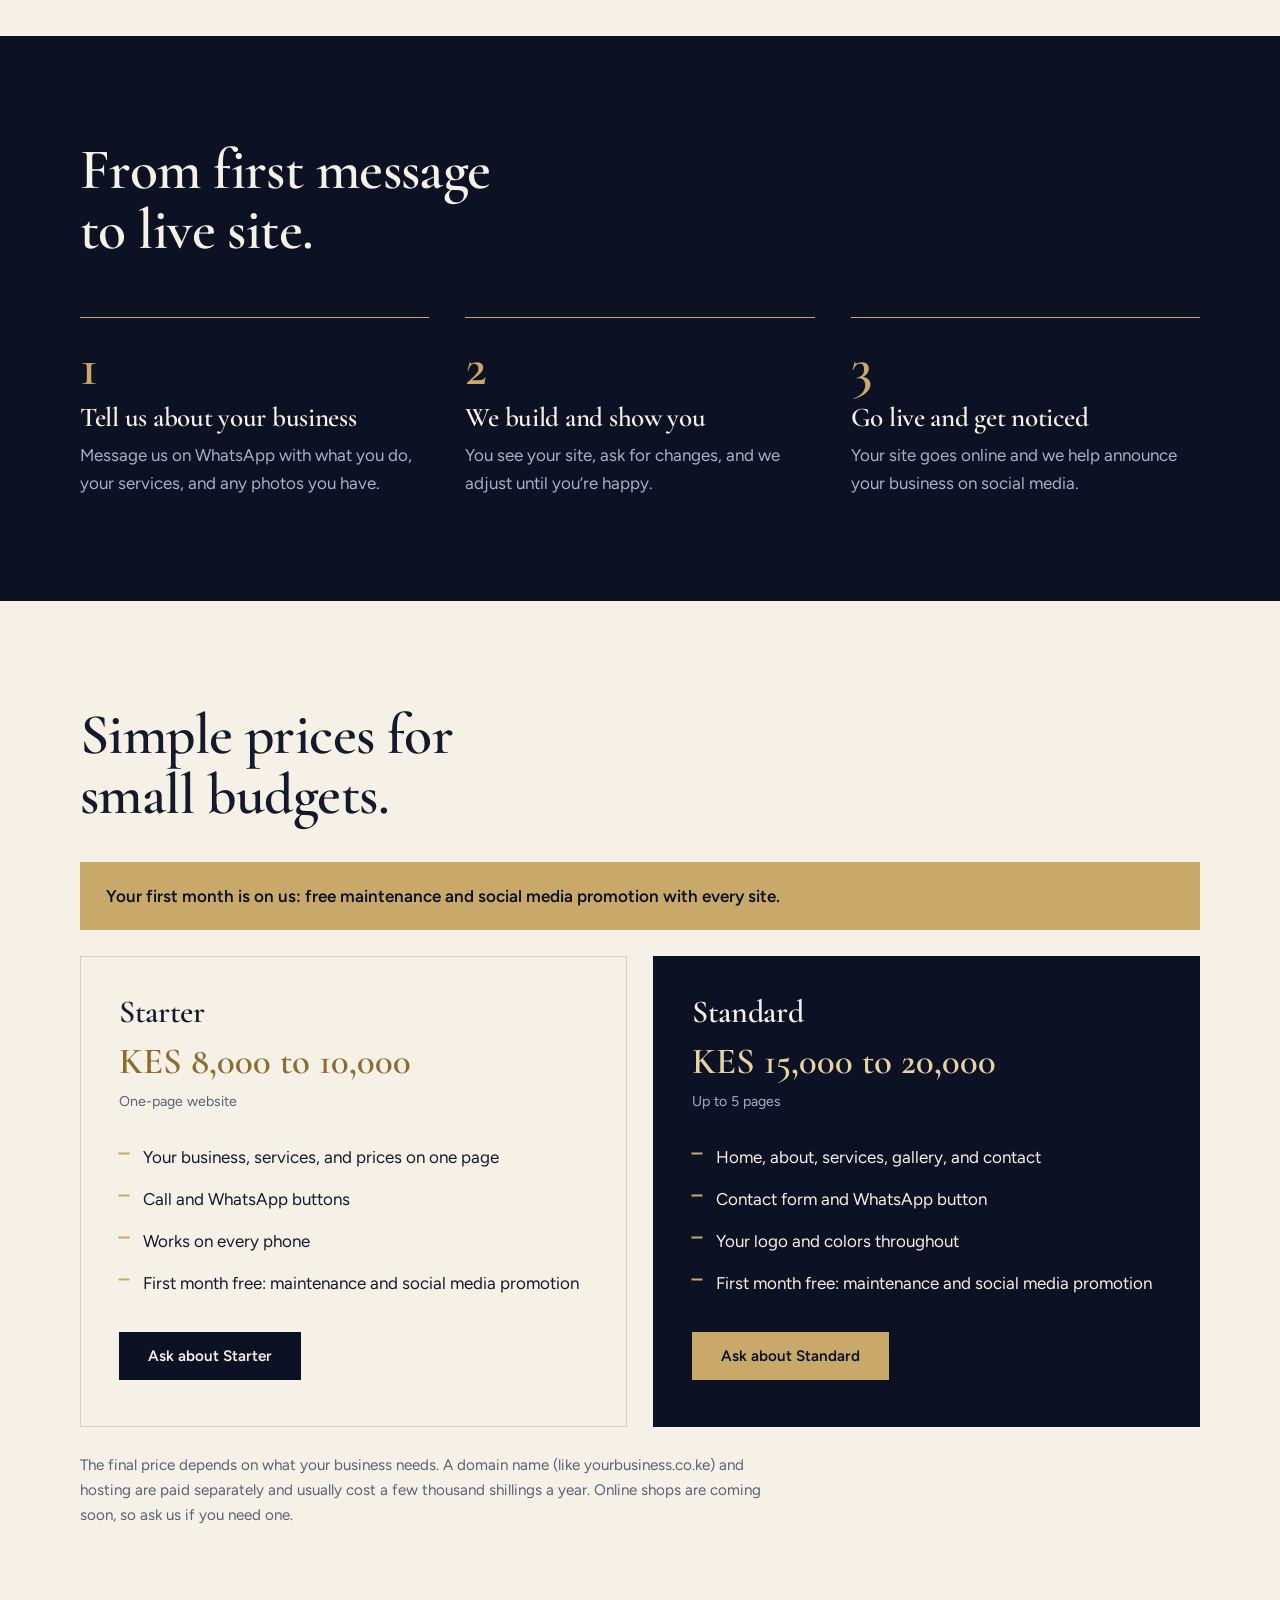
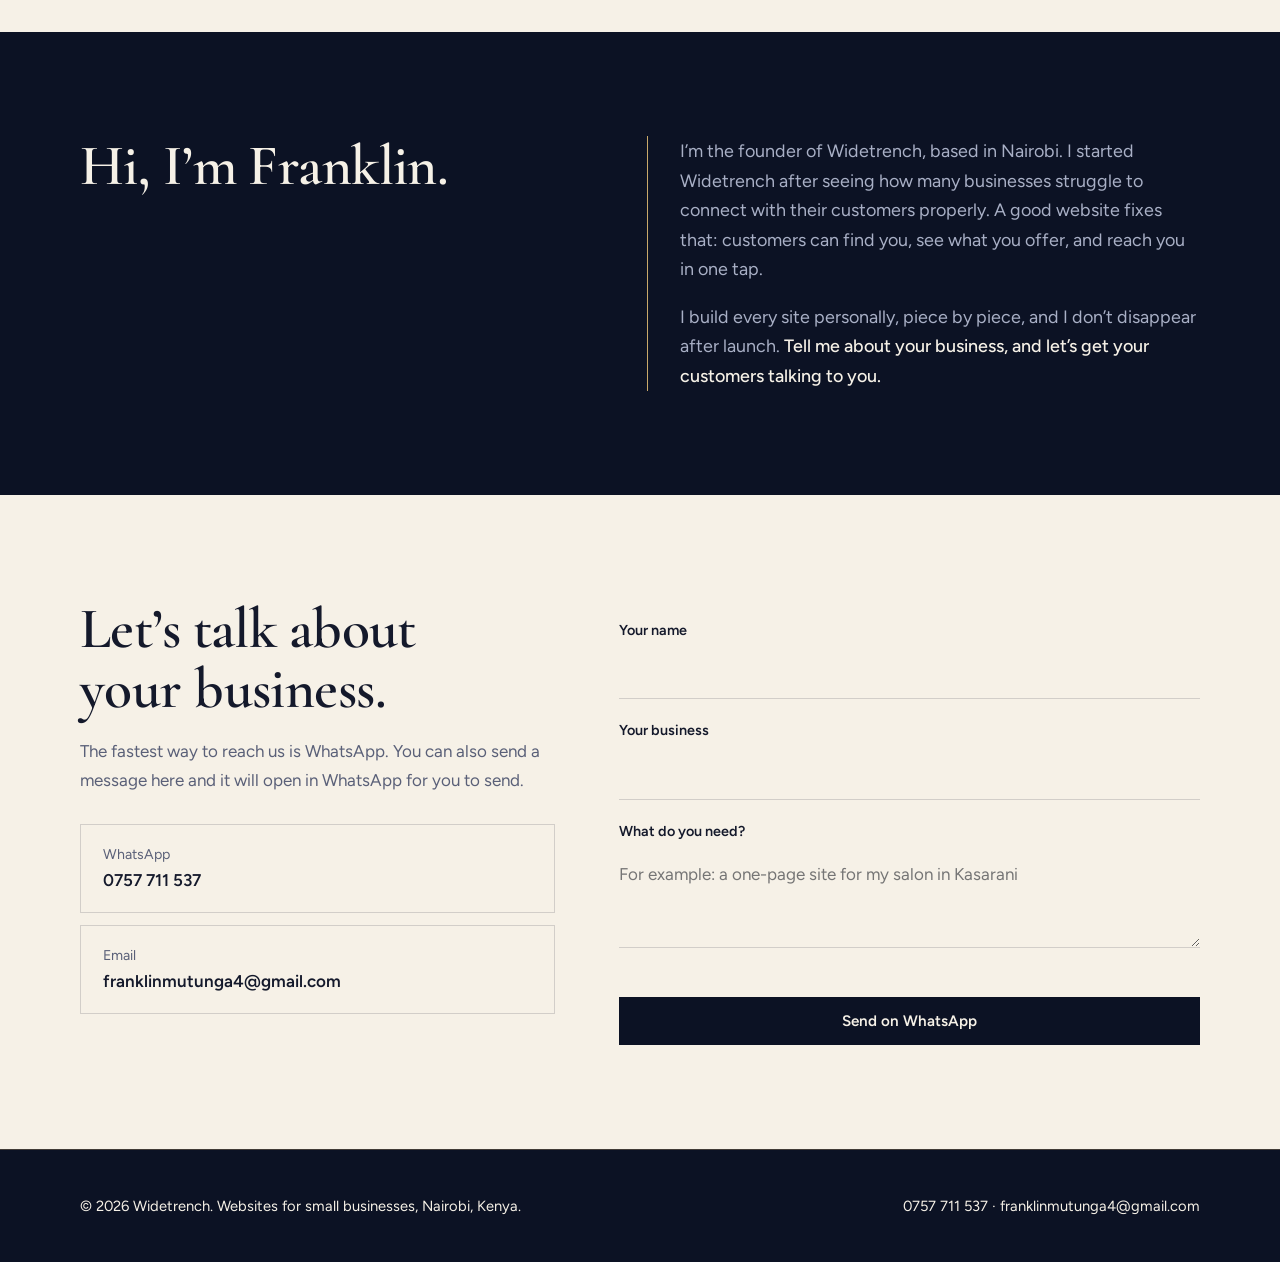
<file: 4.html>
<!DOCTYPE html>
<html lang="en">
<head>
<meta charset="utf-8">
<meta name="viewport" content="width=device-width, initial-scale=1">
<title>Widetrench | Websites for small businesses in Kenya</title>
<meta name="description" content="Widetrench builds clean, affordable websites for small businesses in Kenya. First month of maintenance and social media promotion free.">
<link rel="preconnect" href="https://fonts.googleapis.com">
<link rel="preconnect" href="https://fonts.gstatic.com" crossorigin>
<link href="https://fonts.googleapis.com/css2?family=Cormorant+Garamond:wght@500;600;700&family=Figtree:wght@400;500;600&display=swap" rel="stylesheet">
<style>
:root{--navy:#0c1224;--navy2:#151d38;--gold:#c9a96a;--gold2:#e6d3a3;--ivory:#f6f1e7;--ink:#14192b;color-scheme:dark}
*{box-sizing:border-box;margin:0;padding:0;-webkit-tap-highlight-color:transparent}
html{scroll-behavior:smooth;scroll-padding-top:76px;overflow-x:clip}
body{font-family:Figtree,system-ui,sans-serif;font-size:17px;line-height:1.65;background:var(--navy);color:var(--ivory);overflow-x:clip}
h1,h2,h3{font-family:'Cormorant Garamond',Georgia,serif;font-weight:600;line-height:1.05;letter-spacing:-.01em}
a{color:inherit}
:focus-visible{outline:2px solid var(--gold);outline-offset:4px}
a:focus:not(:focus-visible),button:focus:not(:focus-visible){outline:none}
.wrap{width:min(1120px,100% - 44px);margin-inline:auto}
section{padding:104px 0;position:relative}
.dark{--fg:var(--ivory);--mut:#a9b0c6;--line:rgba(201,169,106,.28);background:var(--navy);color:var(--fg)}
.light{--fg:var(--ink);--mut:#5a6078;--line:rgba(20,25,43,.16);background:var(--ivory);color:var(--fg)}
h2{font-size:clamp(2.2rem,6vw,3.6rem);max-width:16ch}
.lead{color:var(--mut);max-width:54ch;margin-top:18px}
.light .gold{color:#8a6d2f}
.btn{display:inline-block;padding:14px 28px;font:600 .95rem Figtree,sans-serif;text-decoration:none;border:1px solid var(--gold);cursor:pointer;position:relative;overflow:hidden;transition:color .35s,background .35s,transform .35s}
.btn.gold{background:var(--gold);color:var(--navy)}
.btn.gold:hover{background:var(--gold2);transform:translateY(-2px)}
.btn.line{color:var(--ivory)}
.btn.line:hover{background:var(--gold);color:var(--navy);transform:translateY(-2px)}
.btn.ink{background:var(--navy);color:var(--ivory);border-color:var(--navy)}
.btn.ink:hover{background:var(--gold);color:var(--navy);border-color:var(--gold)}

/* reveal */
.rv{opacity:0;transform:translateY(28px);transition:opacity .9s cubic-bezier(.2,.7,.2,1) var(--d,0s),transform .9s cubic-bezier(.2,.7,.2,1) var(--d,0s)}
.rv.in{opacity:1;transform:none}

/* nav */
header.nav{position:fixed;inset:0 0 auto;z-index:20;transition:border-color .4s;border-bottom:1px solid transparent}
header.nav::before{content:"";position:absolute;inset:0;z-index:-2;background:rgba(12,18,36,.94);-webkit-backdrop-filter:blur(10px);backdrop-filter:blur(10px);opacity:0;transition:opacity .4s}
header.nav.s::before{opacity:1}
header.nav.s{border-color:var(--line)}
.nav .wrap{display:flex;align-items:center;justify-content:space-between;height:78px;transition:height .4s}
.nav.s .wrap{height:64px}
.logo{position:relative;z-index:2;-webkit-user-select:none;user-select:none;-webkit-touch-callout:none;display:flex;align-items:center;gap:12px;font:600 1.7rem 'Cormorant Garamond',serif;text-decoration:none;letter-spacing:.02em}
.logo i{display:grid;grid-template-columns:1fr 1fr;gap:2px;width:20px;height:20px}
.logo i b{background:var(--gold)}.logo i b:nth-child(2),.logo i b:nth-child(3){opacity:.45}
.menu{display:flex;align-items:center;gap:34px}
.menu a:not(.btn){text-decoration:none;font-size:.95rem;position:relative;padding:6px 0;color:#d6d9e6}
.menu a:not(.btn)::after{content:"";position:absolute;left:0;bottom:0;height:1px;width:100%;background:var(--gold);transform:scaleX(0);transform-origin:left;transition:transform .4s}
.menu a:not(.btn):hover::after{transform:scaleX(1)}
.menu .btn{padding:10px 20px}
.burger{z-index:2;display:none;width:44px;height:44px;background:none;border:0;cursor:pointer;position:relative}
.burger span{position:absolute;left:10px;right:10px;height:1.5px;background:var(--ivory);transition:transform .4s,opacity .3s,top .4s}
.burger span:nth-child(1){top:16px}.burger span:nth-child(2){top:22px}.burger span:nth-child(3){top:28px}
.burger[aria-expanded=true] span:nth-child(1){top:22px;transform:rotate(45deg)}
.burger[aria-expanded=true] span:nth-child(2){opacity:0}
.burger[aria-expanded=true] span:nth-child(3){top:22px;transform:rotate(-45deg)}
@media(max-width:820px){
  .burger{display:block}
  .menu{position:fixed;inset:0;background:var(--navy);flex-direction:column;justify-content:center;gap:26px;font-size:1.4rem;opacity:0;visibility:hidden;transition:opacity .45s,visibility .45s;z-index:-1}
  .menu.open{opacity:1;visibility:visible}
  .menu a:not(.btn){font:600 2.2rem 'Cormorant Garamond',serif;transform:translateY(16px);opacity:0;transition:transform .6s,opacity .6s}
  .menu.open a:not(.btn){transform:none;opacity:1}
  .menu.open a:nth-child(2){transition-delay:.08s}.menu.open a:nth-child(3){transition-delay:.16s}.menu.open a:nth-child(4){transition-delay:.24s}
}

/* hero */
.hero{min-height:100svh;display:flex;align-items:center;padding:130px 0 80px;overflow:clip}
.hero-bgwrap{position:absolute;inset:0;z-index:0;pointer-events:none}
.hero-bg{position:sticky;top:0;height:100vh;height:100svh;background:linear-gradient(rgba(12,18,36,.42),rgba(12,18,36,.58)),url('hero.jpg') center/cover no-repeat,var(--navy)}
.orb{position:absolute;border-radius:50%;filter:blur(70px);opacity:.22;background:var(--gold);animation:drift 18s ease-in-out infinite alternate;pointer-events:none}
.orb.a{width:380px;height:380px;top:-120px;right:-80px}
.orb.b{width:300px;height:300px;bottom:-100px;left:-90px;opacity:.12;animation-duration:24s}
@keyframes drift{to{transform:translate(-40px,50px) scale(1.15)}}
.hero .wrap{display:grid;grid-template-columns:1.15fr .85fr;gap:56px;align-items:center;position:relative;z-index:1}
.hero h1{font-size:clamp(3.2rem,9.5vw,6.6rem)}
.hero h1 span{display:block;overflow:hidden}
.hero h1 span b{display:block;font-weight:600;transform:translateY(105%);animation:up 1.1s cubic-bezier(.2,.7,.2,1) forwards}
.hero h1 span:nth-child(2) b{animation-delay:.12s}.hero h1 span:nth-child(3) b{animation-delay:.24s}
@keyframes up{to{transform:none}}
.hero p{color:var(--mut);font-size:1.15rem;max-width:42ch;margin:28px 0 36px}
.hero .fade{opacity:0;animation:fi 1s .6s forwards}
@keyframes fi{to{opacity:1}}
.cta{display:flex;flex-wrap:wrap;gap:14px}
.mosaic{display:grid;grid-template-columns:repeat(8,1fr);gap:5px;aspect-ratio:8/7;will-change:transform}
.mosaic span{background:var(--navy2);animation:land .6s both}
@keyframes land{from{opacity:0;transform:scale(.3)}to{opacity:1;transform:none}}
@media(max-width:860px){.hero .wrap{grid-template-columns:1fr}.mosaic{max-width:380px}}

/* problem */
.split{display:grid;grid-template-columns:.9fr 1.1fr;gap:64px}
@media(max-width:860px){.split{grid-template-columns:1fr;gap:36px}section{padding:80px 0}}
.facts div{padding:22px 0;border-top:1px solid var(--line)}
.facts h3{font-size:1.7rem;margin-bottom:6px}
.facts p{color:var(--mut)}

/* services */
.rows{margin-top:56px}
.row{display:grid;grid-template-columns:90px 1fr 1.2fr;gap:32px;align-items:center;padding:34px 0;border-top:1px solid var(--line);transition:padding .5s,background .5s}
.row:last-child{border-bottom:1px solid var(--line)}
.row:hover{padding-left:20px;background:linear-gradient(90deg,rgba(201,169,106,.09),transparent)}
.row svg{width:44px;height:44px;fill:none;stroke:var(--gold);stroke-width:1.2;stroke-linecap:round;stroke-linejoin:round;transition:transform .5s}
.row:hover svg{transform:scale(1.12) rotate(-4deg)}
.row h3{font-size:2rem}
.row p{color:var(--mut)}
.row:nth-child(even){grid-template-columns:1.2fr 1fr 90px}
.row:nth-child(even) svg{order:3;justify-self:end}
.row:nth-child(even) p{order:1}.row:nth-child(even) h3{order:2}
@media(max-width:820px){.row,.row:nth-child(even){grid-template-columns:56px 1fr;gap:6px 18px}.row p,.row:nth-child(even) p{grid-column:2;order:0}.row:nth-child(even) svg{order:0;justify-self:start}.row:nth-child(even) h3{order:0}.row svg{grid-row:span 2}}

/* samples */
.samples{display:grid;grid-template-columns:repeat(auto-fit,minmax(270px,1fr));gap:28px;margin-top:52px}
.site{background:#fff;border:1px solid var(--line);transition:transform .5s,box-shadow .5s}
.site:hover{transform:translateY(-8px);box-shadow:0 24px 50px -24px rgba(12,18,36,.45)}
.site .bar{display:flex;gap:6px;padding:11px 14px;background:var(--navy)}
.site .bar i{width:8px;height:8px;border-radius:50%;background:var(--gold);opacity:.6}
.site .screen{padding:22px;min-height:200px;color:var(--ink)}
.site h3{font-size:1.6rem}
.site .ln{height:7px;background:#e4dfd2;margin-top:11px}.site .ln.s{width:58%}
.site .chip{display:inline-block;margin-top:18px;padding:8px 16px;font-size:.8rem;font-weight:600;background:var(--navy);color:var(--gold2)}
.site .gal{display:grid;grid-template-columns:repeat(3,1fr);gap:6px;margin-top:16px}
.site .gal b{aspect-ratio:1;transition:transform .5s;overflow:hidden}
.site .gal img{width:100%;height:100%;object-fit:cover;display:block}
.site:hover .gal b:nth-child(2){transform:translateY(-4px)}
.site p.cap{padding:14px 22px;border-top:1px solid var(--line);color:var(--mut);font-size:.9rem}

/* steps */
.steps{display:grid;grid-template-columns:repeat(auto-fit,minmax(240px,1fr));gap:36px;margin-top:56px}
.step{border-top:1px solid var(--gold);padding-top:22px}
.step em{font:600 3.4rem/1 'Cormorant Garamond',serif;color:var(--gold);font-style:normal}
.step h3{font-size:1.7rem;margin:10px 0 8px}
.step p{color:var(--mut)}

/* pricing */
.free{margin-top:36px;padding:20px 26px;background:var(--gold);color:var(--navy);font-weight:600}
.plans{display:grid;grid-template-columns:repeat(auto-fit,minmax(290px,1fr));gap:26px;margin-top:26px}
.plan{padding:38px;border:1px solid var(--line)}
.plan.feat{background:var(--navy);color:var(--ivory);border-color:var(--navy);--mut:#a9b0c6}
.plan h3{font-size:2rem}
.price{font:600 2.3rem 'Cormorant Garamond',serif;margin:10px 0 2px;color:#8a6d2f}
.feat .price{color:var(--gold2)}
.plan small{color:var(--mut)}
.plan ul{list-style:none;margin:22px 0 28px}
.plan li{padding:7px 0 7px 24px;position:relative}
.plan li::before{content:"";position:absolute;left:0;top:17px;width:10px;height:1px;background:var(--gold);box-shadow:0 0 0 .5px var(--gold)}
.note{color:var(--mut);font-size:.95rem;margin-top:26px;max-width:70ch}

/* about */
.about .wrap{display:grid;grid-template-columns:1fr 1.1fr;gap:64px;align-items:start}
@media(max-width:860px){.about .wrap{grid-template-columns:1fr;gap:28px}}
.about .txt{border-left:1px solid var(--gold);padding-left:32px}
.about p{color:var(--mut);font-size:1.12rem}
.about p+p{margin-top:18px}
.about strong{color:var(--ivory);font-weight:500}

/* contact */
.direct{margin-top:30px;display:grid;gap:12px}
.direct a{display:block;padding:18px 22px;border:1px solid var(--line);text-decoration:none;font-weight:600;transition:border-color .4s,transform .4s,background .4s}
.direct a small{display:block;font-weight:400;color:var(--mut)}
.direct a:hover{border-color:var(--gold);transform:translateX(6px);background:rgba(201,169,106,.1)}
label{display:block;font-weight:600;font-size:.9rem;margin:20px 0 4px}
input,textarea{width:100%;padding:12px 0;border:0;border-bottom:1px solid var(--line);background:transparent;color:var(--fg);font:inherit;border-radius:0;transition:border-color .4s}
input:focus,textarea:focus{outline:0;border-color:var(--gold)}
textarea{min-height:100px;resize:vertical}
.err{color:#a8321f;font-size:.9rem;min-height:1.3em;margin-top:8px}
form .btn{width:100%;margin-top:14px}
footer{padding:44px 0;border-top:1px solid var(--line);font-size:.92rem;color:var(--mut)}
footer .wrap{display:flex;flex-wrap:wrap;justify-content:space-between;gap:12px}
@media(prefers-reduced-motion:reduce){
  *,*::before,*::after{animation:none!important;transition-duration:.01ms!important;scroll-behavior:auto!important}
  .rv,.hero .fade{opacity:1;transform:none}.hero h1 span b{transform:none}
}
</style>
</head>
<body>

<header class="nav" id="nav">
  <div class="wrap">
    <a class="logo" href="#top"><i aria-hidden="true"><b></b><b></b><b></b><b></b></i>Widetrench</a>
    <button class="burger" id="bg" aria-label="Menu" aria-expanded="false" aria-controls="mn"><span></span><span></span><span></span></button>
    <nav class="menu" id="mn" aria-label="Main">
      <a href="#samples">Samples</a><a href="#pricing">Pricing</a><a href="#about">About</a>
      <a class="btn gold" href="https://wa.me/254757711537" target="_blank" rel="noopener">Message us</a>
    </nav>
  </div>
</header>

<header class="hero dark" id="top" style="position:relative">
  <div class="hero-bgwrap" aria-hidden="true"><div class="hero-bg"></div></div>
  <div class="orb a" aria-hidden="true"></div><div class="orb b" aria-hidden="true"></div>
  <div class="wrap">
    <div>
      <h1><span><b>Help your</b></span><span><b>customers</b></span><span><b>reach you.</b></span></h1>
      <p class="fade">Widetrench builds clean, fast websites for small businesses in Kenya, at prices that make sense. Your first month of maintenance and social media promotion is free.</p>
      <div class="cta fade">
        <a class="btn gold" href="https://wa.me/254757711537?text=Hi%20Widetrench%2C%20I%27d%20like%20a%20website%20for%20my%20business." target="_blank" rel="noopener">Message us on WhatsApp</a>
        <a class="btn line" href="#pricing">See pricing</a>
      </div>
    </div>
    <div class="mosaic" id="mosaic" data-p="-.06" aria-hidden="true"></div>
  </div>
</header>

<section class="light">
  <div class="wrap split">
    <h2 class="rv">Customers can’t buy from a business they can’t find.</h2>
    <div class="facts">
      <div class="rv"><h3>Hard to reach</h3><p>When your number and prices live in scattered posts, customers give up and call someone else.</p></div>
      <div class="rv" style="--d:.12s"><h3>Hard to trust</h3><p>A real website shows people that your business is open, serious, and easy to deal with.</p></div>
      <div class="rv" style="--d:.24s"><h3>Hard to find</h3><p>People search on their phones first. If you’re not there, a competitor is.</p></div>
    </div>
  </div>
</section>

<section class="dark" id="offer">
  <div class="wrap">
    <h2 class="rv">A website that does its job.</h2>
    <p class="lead rv">Every Widetrench site is built by hand, piece by piece, to fit your business.</p>
    <div class="rows">
      <div class="row rv"><svg viewBox="0 0 24 24"><rect x="7" y="2" width="10" height="20" rx="2"/><path d="M11 18h2"/></svg><h3>Made for phones</h3><p>Most of your customers browse on a phone, so every page is designed for small screens first.</p></div>
      <div class="row rv"><svg viewBox="0 0 24 24"><path d="M4 5h16v11H9l-5 4z"/></svg><h3>One-tap contact</h3><p>Call and WhatsApp buttons on every page, so customers reach you in seconds.</p></div>
      <div class="row rv"><svg viewBox="0 0 24 24"><circle cx="11" cy="11" r="6"/><path d="M16 16l5 5"/></svg><h3>Ready for Google</h3><p>Clear titles and descriptions, so your business has a fair chance of being found in search.</p></div>
      <div class="row rv"><svg viewBox="0 0 24 24"><path d="M12 3l8 3v6c0 5-3.5 8-8 9-4.5-1-8-4-8-9V6z"/></svg><h3>Help after launch</h3><p>Your first month includes free maintenance and social media promotion.</p></div>
    </div>
  </div>
</section>

<section class="light" id="samples">
  <div class="wrap">
    <h2 class="rv">What your site could look like.</h2>
    <p class="lead rv">Three sample designs for imaginary businesses. Yours will be built around your own logo, colors, and photos.</p>
    <div class="samples">
      <div class="site rv">
        <div class="bar"><i></i><i></i><i></i></div>
        <div class="screen"><h3>Zuri Beauty Salon</h3><div class="ln"></div><div class="ln s"></div><span class="chip">Book on WhatsApp</span>
          <div class="gal"><b style="background:#c9a96a"><img src="zuri-1.jpg" alt="" loading="lazy" onerror="this.remove()"></b><b style="background:#0c1224"><img src="zuri-2.jpg" alt="" loading="lazy" onerror="this.remove()"></b><b style="background:#e4dfd2"><img src="zuri-3.jpg" alt="" loading="lazy" onerror="this.remove()"></b></div></div>
        <p class="cap">Salon: services, prices, and a booking button.</p>
      </div>
      <div class="site rv" style="--d:.12s">
        <div class="bar"><i></i><i></i><i></i></div>
        <div class="screen"><h3>Mama Pendo Kitchen</h3><div class="ln"></div><div class="ln s"></div><span class="chip">Order by phone</span>
          <div class="gal"><b style="background:#0c1224"><img src="pendo-1.jpg" alt="" loading="lazy" onerror="this.remove()"></b><b style="background:#e6d3a3"><img src="pendo-2.jpg" alt="" loading="lazy" onerror="this.remove()"></b><b style="background:#8a6d2f"><img src="pendo-3.jpg" alt="" loading="lazy" onerror="this.remove()"></b></div></div>
        <p class="cap">Restaurant: menu, opening hours, and location.</p>
      </div>
      <div class="site rv" style="--d:.24s">
        <div class="bar"><i></i><i></i><i></i></div>
        <div class="screen"><h3>Kito Boutique</h3><div class="ln"></div><div class="ln s"></div><span class="chip">See new arrivals</span>
          <div class="gal"><b style="background:#e4dfd2"><img src="kito-1.jpg" alt="" loading="lazy" onerror="this.remove()"></b><b style="background:#c9a96a"><img src="kito-2.jpg" alt="" loading="lazy" onerror="this.remove()"></b><b style="background:#151d38"><img src="kito-3.jpg" alt="" loading="lazy" onerror="this.remove()"></b></div></div>
        <p class="cap">Boutique: product gallery and a way to order.</p>
      </div>
    </div>
  </div>
</section>

<section class="dark" id="how">
  <div class="wrap">
    <h2 class="rv">From first message to live site.</h2>
    <div class="steps">
      <div class="step rv"><em>1</em><h3>Tell us about your business</h3><p>Message us on WhatsApp with what you do, your services, and any photos you have.</p></div>
      <div class="step rv" style="--d:.12s"><em>2</em><h3>We build and show you</h3><p>You see your site, ask for changes, and we adjust until you’re happy.</p></div>
      <div class="step rv" style="--d:.24s"><em>3</em><h3>Go live and get noticed</h3><p>Your site goes online and we help announce your business on social media.</p></div>
    </div>
  </div>
</section>

<section class="light" id="pricing">
  <div class="wrap">
    <h2 class="rv">Simple prices for small budgets.</h2>
    <div class="free rv">Your first month is on us: free maintenance and social media promotion with every site.</div>
    <div class="plans">
      <div class="plan rv">
        <h3>Starter</h3><div class="price">KES 8,000 to 10,000</div><small>One-page website</small>
        <ul><li>Your business, services, and prices on one page</li><li>Call and WhatsApp buttons</li><li>Works on every phone</li><li>First month free: maintenance and social media promotion</li></ul>
        <a class="btn ink" href="https://wa.me/254757711537?text=Hi%20Widetrench%2C%20I%27m%20interested%20in%20the%20Starter%20package." target="_blank" rel="noopener">Ask about Starter</a>
      </div>
      <div class="plan feat rv" style="--d:.12s">
        <h3>Standard</h3><div class="price">KES 15,000 to 20,000</div><small>Up to 5 pages</small>
        <ul><li>Home, about, services, gallery, and contact</li><li>Contact form and WhatsApp button</li><li>Your logo and colors throughout</li><li>First month free: maintenance and social media promotion</li></ul>
        <a class="btn gold" href="https://wa.me/254757711537?text=Hi%20Widetrench%2C%20I%27m%20interested%20in%20the%20Standard%20package." target="_blank" rel="noopener">Ask about Standard</a>
      </div>
    </div>
    <p class="note rv">The final price depends on what your business needs. A domain name (like yourbusiness.co.ke) and hosting are paid separately and usually cost a few thousand shillings a year. Online shops are coming soon, so ask us if you need one.</p>
  </div>
</section>

<section class="dark about" id="about">
  <div class="wrap">
    <h2 class="rv">Hi, I’m Franklin.</h2>
    <div class="txt rv" style="--d:.12s">
      <p>I’m the founder of Widetrench, based in Nairobi. I started Widetrench after seeing how many businesses struggle to connect with their customers properly. A good website fixes that: customers can find you, see what you offer, and reach you in one tap.</p>
      <p>I build every site personally, piece by piece, and I don’t disappear after launch. <strong>Tell me about your business, and let’s get your customers talking to you.</strong></p>
    </div>
  </div>
</section>

<section class="light" id="contact">
  <div class="wrap split">
    <div>
      <h2 class="rv">Let’s talk about your business.</h2>
      <p class="lead rv">The fastest way to reach us is WhatsApp. You can also send a message here and it will open in WhatsApp for you to send.</p>
      <div class="direct rv">
        <a href="https://wa.me/254757711537" target="_blank" rel="noopener"><small>WhatsApp</small>0757 711 537</a>
        <a href="mailto:franklinmutunga4@gmail.com"><small>Email</small>franklinmutunga4@gmail.com</a>
      </div>
    </div>
    <form id="f" class="rv" style="--d:.12s" novalidate>
      <label for="n">Your name</label><input id="n" autocomplete="name">
      <label for="b">Your business</label><input id="b">
      <label for="m">What do you need?</label><textarea id="m" placeholder="For example: a one-page site for my salon in Kasarani"></textarea>
      <div class="err" id="e" role="alert"></div>
      <button class="btn ink" type="submit">Send on WhatsApp</button>
    </form>
  </div>
</section>

<footer class="dark">
  <div class="wrap">
    <span>© <span id="y"></span> Widetrench. Websites for small businesses, Nairobi, Kenya.</span>
    <span>0757 711 537 · franklinmutunga4@gmail.com</span>
  </div>
</footer>

<script>
var rm=matchMedia('(prefers-reduced-motion: reduce)').matches;
// mosaic: a browser window built from tiles
(function(){
  var m=document.getElementById('mosaic'),
  map=['TTTTTTTT','T......T','T.AA.GG.','T.AA.GG.','T.SSSSS.','T.....KT','TTTTTTTT'],
  fill={T:'#1d2747',A:'#c9a96a',G:'#e6d3a3',S:'#2a365e',K:'#c9a96a'};
  for(var r=0;r<7;r++)for(var k=0;k<8;k++){
    var s=document.createElement('span'),c=map[r][k];
    if(c!=='.')s.style.background=(c==='T'&&r===0&&k%3===0)?'#c9a96a':fill[c];
    s.style.animationDelay=(300+(r+k)*60)+'ms';
    m.appendChild(s);
  }
  document.getElementById('y').textContent=new Date().getFullYear();
})();
// nav: transparent to solid, mobile menu
var nav=document.getElementById('nav'),bg=document.getElementById('bg'),mn=document.getElementById('mn');
function sc(){nav.classList.toggle('s',scrollY>40)}
addEventListener('scroll',sc,{passive:true});sc();
function tog(o){mn.classList.toggle('open',o);bg.setAttribute('aria-expanded',o);document.body.style.overflow=o?'hidden':''}
bg.onclick=function(){tog(!mn.classList.contains('open'))};
mn.addEventListener('click',function(e){if(e.target.tagName==='A')tog(false)});
addEventListener('keydown',function(e){if(e.key==='Escape')tog(false)});
// scroll reveal
var els=document.querySelectorAll('.rv');
if('IntersectionObserver' in window&&!rm){
  var io=new IntersectionObserver(function(a){a.forEach(function(x){if(x.isIntersecting){x.target.classList.add('in');io.unobserve(x.target)}})},{threshold:.12,rootMargin:'0px 0px -6% 0px'});
  els.forEach(function(e){io.observe(e)});
}else els.forEach(function(e){e.classList.add('in')});
// gentle parallax
var ps=document.querySelectorAll('[data-p]');
if(!rm&&ps.length){var t=0;addEventListener('scroll',function(){if(t)return;t=requestAnimationFrame(function(){t=0;ps.forEach(function(p){p.style.transform='translateY('+(scrollY*p.dataset.p)+'px)'})})},{passive:true})}
// contact form opens WhatsApp
document.getElementById('f').addEventListener('submit',function(ev){
  ev.preventDefault();
  var n=document.getElementById('n').value.trim(),b=document.getElementById('b').value.trim(),m=document.getElementById('m').value.trim(),e=document.getElementById('e');
  if(!n||!m){e.textContent='Add your name and what you need, then send again.';return}
  e.textContent='';
  window.open('https://wa.me/254757711537?text='+encodeURIComponent('Hi Widetrench, my name is '+n+(b?' from '+b:'')+'. '+m),'_blank');
});
</script>
</body>
</html>
</file>
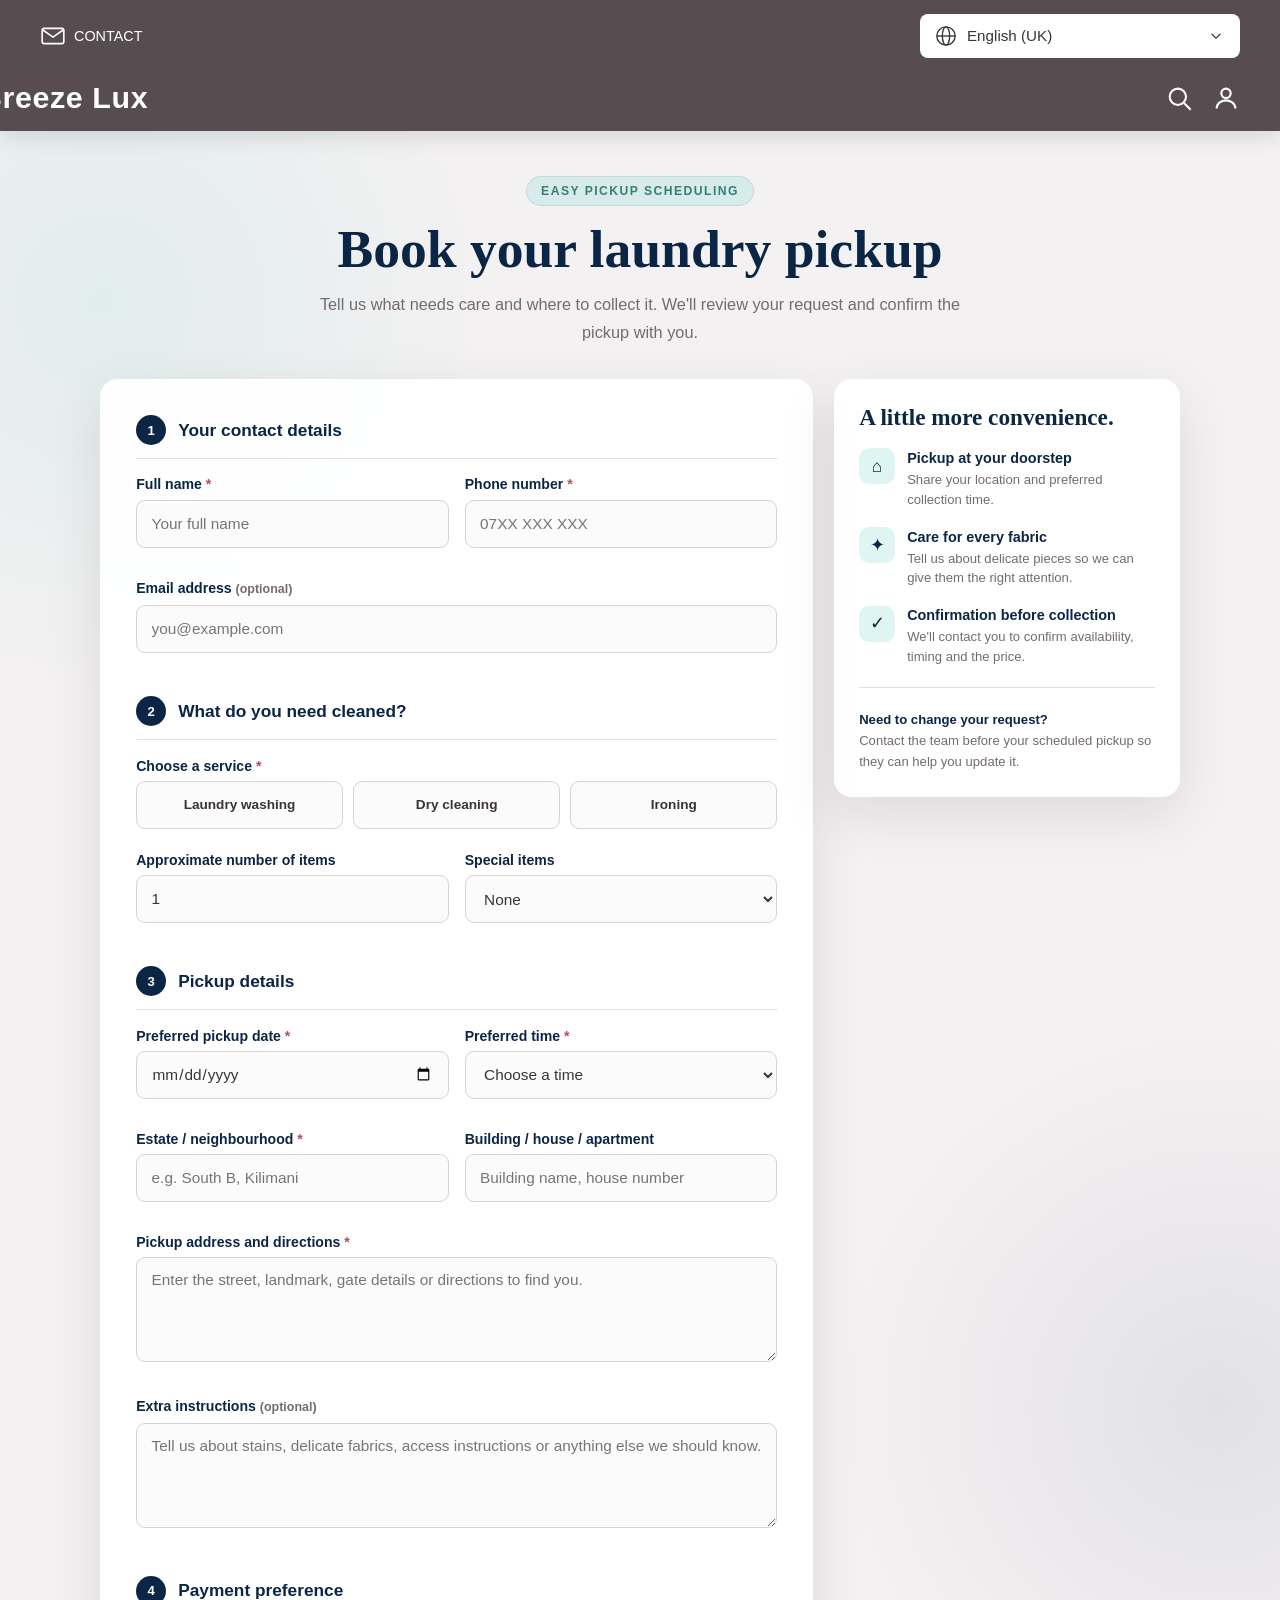
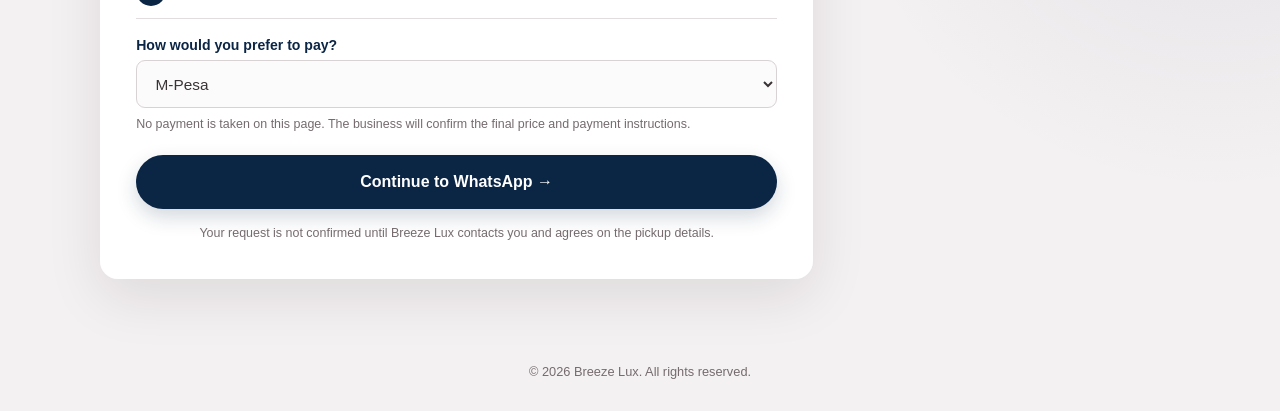
<file: booking.html>
<!DOCTYPE html>
<html lang="en">
<head>
  <meta charset="UTF-8">
  <meta name="viewport" content="width=device-width, initial-scale=1.0">
  <meta name="theme-color" content="#574d50">
  <title>Book a Pickup | Breeze Lux</title>
  <style>
    :root {
      --bg: #574d50;
      --white: #ffffff;
      --text-dark: #3a3335;
      --muted: #756b6e;
      --aqua: #7fd8d0;
      --navy: #0b2545;
      --page: #f4f1f2;
      --line: #e2dcdf;
      --shadow: 0 18px 55px rgba(28, 20, 23, .10);
    }

    * { box-sizing: border-box; margin: 0; padding: 0; }
    body {
      min-height: 100vh;
      font-family: Arial, sans-serif;
      color: var(--text-dark);
      background:
        radial-gradient(circle at 8% 15%, rgba(127,216,208,.16), transparent 25rem),
        radial-gradient(circle at 95% 70%, rgba(11,37,69,.08), transparent 24rem),
        var(--page);
    }

    .site-header {
      position: sticky;
      top: 0;
      z-index: 10;
      display: flex;
      align-items: center;
      justify-content: space-between;
      gap: 1rem;
      padding: 1rem clamp(1.1rem, 5vw, 4rem);
      background: var(--bg);
      color: var(--white);
      box-shadow: 0 5px 22px rgba(0,0,0,.12);
    }
    .logo {
      color: var(--white);
      text-decoration: none;
      font-size: 1.55rem;
      font-weight: 750;
      letter-spacing: .02em;
    }
    .header-right {
      display: flex;
      align-items: center;
      gap: 1rem;
    }
    .back-link {
      color: var(--aqua);
      text-decoration: none;
      font-size: .94rem;
      font-weight: 600;
    }
    .back-link:hover { color: var(--white); }

    /* Language switch */
    .lang-switch {
      display: flex;
      border: 1px solid rgba(255, 255, 255, 0.6);
      border-radius: 999px;
      overflow: hidden;
    }
    .lang-btn {
      background: transparent;
      color: var(--white);
      border: none;
      padding: .35rem .8rem;
      font-size: .8rem;
      font-weight: 600;
      cursor: pointer;
      -webkit-tap-highlight-color: transparent;
    }
    .lang-btn.is-active {
      background: var(--aqua);
      color: var(--navy);
    }

    .page-wrap {
      width: min(1080px, calc(100% - 2rem));
      margin: 3rem auto 4rem;
    }
    .intro { text-align: center; max-width: 650px; margin: 0 auto 2rem; }
    .eyebrow {
      display: inline-block;
      color: #397d78;
      background: rgba(127,216,208,.24);
      border: 1px solid rgba(57,125,120,.15);
      border-radius: 999px;
      padding: .45rem .85rem;
      margin-bottom: .9rem;
      font-size: .76rem;
      font-weight: 700;
      letter-spacing: .12em;
      text-transform: uppercase;
    }
    h1 {
      color: var(--navy);
      font-family: Georgia, "Times New Roman", serif;
      font-size: clamp(2.1rem, 6vw, 3.35rem);
      line-height: 1.08;
      margin-bottom: .8rem;
    }
    .intro p { color: var(--muted); line-height: 1.7; font-size: 1.02rem; }

    .booking-layout {
      display: grid;
      grid-template-columns: minmax(0, 1.65fr) minmax(250px, .8fr);
      gap: 1.3rem;
      align-items: start;
    }
    .booking-card, .side-card {
      background: rgba(255,255,255,.94);
      border: 1px solid rgba(255,255,255,.8);
      border-radius: 18px;
      box-shadow: var(--shadow);
    }
    .booking-card { padding: clamp(1.2rem, 4vw, 2.2rem); }
    .side-card { padding: 1.5rem; }
    .section-heading {
      display: flex;
      align-items: center;
      gap: .75rem;
      margin: 1.7rem 0 1.1rem;
      padding-bottom: .8rem;
      border-bottom: 1px solid var(--line);
    }
    .section-heading:first-child { margin-top: 0; }
    .step {
      display: grid;
      place-items: center;
      flex: 0 0 30px;
      width: 30px;
      height: 30px;
      border-radius: 50%;
      background: var(--navy);
      color: var(--white);
      font-size: .82rem;
      font-weight: 700;
    }
    .section-heading h2 { color: var(--navy); font-size: 1.08rem; }
    .form-grid { display: grid; grid-template-columns: 1fr 1fr; gap: 1rem; }
    .field { min-width: 0; margin-bottom: 1rem; }
    .field.full { grid-column: 1 / -1; }
    .booking-card label {
      display: block;
      color: var(--navy);
      font-size: .88rem;
      font-weight: 700;
      margin-bottom: .45rem;
    }
    .required { color: #b34e59; }
    .booking-card input, .booking-card select, .booking-card textarea {
      width: 100%;
      min-height: 48px;
      padding: .8rem .9rem;
      border: 1px solid #d9d2d5;
      border-radius: 9px;
      background: #fcfbfb;
      color: var(--text-dark);
      font: inherit;
      font-size: .96rem;
      transition: border-color .2s, box-shadow .2s, background .2s;
    }
    .booking-card textarea { min-height: 105px; resize: vertical; }
    .booking-card input:focus, .booking-card select:focus, .booking-card textarea:focus {
      outline: none;
      border-color: #55bdb3;
      box-shadow: 0 0 0 3px rgba(127,216,208,.25);
      background: var(--white);
    }
    .hint { color: var(--muted); font-size: .78rem; margin-top: .4rem; line-height: 1.45; }
    .choice-grid { display: grid; grid-template-columns: repeat(3, 1fr); gap: .65rem; }
    .choice {
      position: relative;
      display: block;
      cursor: pointer;
      margin: 0;
    }
    .choice input { position: absolute; opacity: 0; pointer-events: none; }
    .choice span {
      display: flex;
      align-items: center;
      justify-content: center;
      min-height: 48px;
      padding: .65rem .45rem;
      border: 1px solid #d9d2d5;
      border-radius: 9px;
      background: #fcfbfb;
      color: var(--text-dark);
      font-size: .85rem;
      font-weight: 600;
      text-align: center;
      transition: .2s;
    }
    .choice input:checked + span {
      border-color: #3b9e95;
      background: rgba(127,216,208,.22);
      color: var(--navy);
      box-shadow: inset 0 0 0 1px #3b9e95;
    }
    .choice input:focus-visible + span { outline: 3px solid rgba(127,216,208,.5); }

    .submit-btn {
      width: 100%;
      min-height: 54px;
      margin-top: .4rem;
      border: 0;
      border-radius: 999px;
      background: var(--navy);
      color: var(--white);
      font-size: 1rem;
      font-weight: 700;
      cursor: pointer;
      transition: transform .2s, background .2s, box-shadow .2s;
      box-shadow: 0 8px 20px rgba(11,37,69,.18);
    }
    .submit-btn:hover { background: #163d68; transform: translateY(-2px); }
    .submit-btn:active { transform: scale(.985); }
    .form-note { color: var(--muted); font-size: .78rem; line-height: 1.55; text-align: center; margin-top: .9rem; }
    .status {
      display: none;
      margin-top: 1rem;
      padding: .9rem 1rem;
      border-radius: 10px;
      background: #fff4df;
      color: #75521d;
      font-size: .9rem;
      line-height: 1.5;
    }
    .status.show { display: block; }

    .side-card h2 {
      color: var(--navy);
      font-family: Georgia, "Times New Roman", serif;
      font-size: 1.45rem;
      margin-bottom: 1rem;
    }
    .benefit { display: flex; gap: .75rem; margin: 1.1rem 0; align-items: flex-start; }
    .benefit-icon {
      display: grid;
      place-items: center;
      flex: 0 0 36px;
      height: 36px;
      border-radius: 10px;
      background: rgba(127,216,208,.25);
      color: var(--navy);
      font-size: 1.1rem;
    }
    .benefit strong { display: block; color: var(--navy); font-size: .9rem; margin: .1rem 0 .25rem; }
    .benefit p { color: var(--muted); font-size: .82rem; line-height: 1.5; }
    .side-divider { height: 1px; background: var(--line); margin: 1.3rem 0; }
    .side-small { color: var(--muted); font-size: .82rem; line-height: 1.6; }
    .side-small strong { color: var(--navy); }
    footer { text-align: center; padding: 1.3rem 1rem 2rem; color: var(--muted); font-size: .8rem; }

    @media (max-width: 760px) {
      .page-wrap { margin-top: 2.1rem; }
      .booking-layout { grid-template-columns: 1fr; }
      .side-card { order: 2; }
    }
    @media (max-width: 520px) {
      .site-header { padding: .9rem 1rem; }
      .logo { font-size: 1.35rem; }
      .back-link { font-size: .84rem; }
      .form-grid { grid-template-columns: 1fr; gap: 0; }
      .field.full { grid-column: auto; }
      .choice-grid { grid-template-columns: 1fr; }
      .choice span { justify-content: flex-start; padding-left: 1rem; }
    }
    @media (prefers-reduced-motion: reduce) {
      *, *::before, *::after { scroll-behavior: auto !important; transition-duration: .01ms !important; animation-duration: .01ms !important; }
    }
  </style>
  <link rel="stylesheet" href="header.css">
</head>
<body class="has-fixed-header">
  <header class="site-header">

  <div class="top-bar">
    <div class="contact-wrap">
      <input type="checkbox" id="contact-toggle" class="menu-toggle">
      <label for="contact-toggle" class="top-contact">
        <svg viewBox="0 0 24 24">
          <rect x="2" y="5" width="20" height="14" rx="2"/>
          <polyline points="2,6 12,13 22,6"/>
        </svg>
        <span data-sw="Wasiliana">Contact</span>
      </label>

      <div class="contact-menu">
        <a href="https://wa.me/254758966762" target="_blank" rel="noopener">
          <svg viewBox="0 0 24 24">
            <path d="M12 2a10 10 0 0 0-8.6 15.1L2 22l5-1.3A10 10 0 1 0 12 2z"/>
            <path d="M8.5 9.5c.3 2 2 4.2 4.2 5.2l1.3-1.3 1.8.8-.6 1.6c-.3.6-1 .8-1.6.6-3.2-1-5.8-3.6-6.4-6.8-.2-.6 0-1.3.6-1.6l1.6-.6.8 1.8-1.7 1.3z"/>
          </svg>
          WhatsApp
        </a>
        <a href="tg://resolve?phone=254758966762">
          <svg viewBox="0 0 24 24">
            <path d="M21.5 4.5L2.8 11.7c-.8.3-.8 1.1 0 1.4l4.6 1.4 1.8 5.5c.2.6.9.8 1.4.4l2.6-2.1 4.8 3.5c.6.4 1.3.1 1.5-.6L23 5.7c.2-.8-.5-1.4-1.5-1.2z"/>
          </svg>
          Telegram
        </a>
        <a href="https://www.facebook.com/yourpage" target="_blank" rel="noopener">
          <svg viewBox="0 0 24 24">
            <path d="M14 8V6c0-.8.4-1.2 1.2-1.2H17V2h-2.8C11.4 2 10 3.5 10 6v2H8v3h2v11h4V11h2.6l.4-3H14z"/>
          </svg>
          Facebook
        </a>
        <a href="mailto:franklinmutunga4@gmail.com">
          <svg viewBox="0 0 24 24">
            <path d="M3 5h18a1 1 0 0 1 1 1v12a1 1 0 0 1-1 1H3a1 1 0 0 1-1-1V6a1 1 0 0 1 1-1z"/>
          </svg>
          <span data-sw="Barua pepe">Email</span>
        </a>
        <a href="tel:+254758966762">
          <svg viewBox="0 0 24 24">
            <path d="M6.6 10.8a15.1 15.1 0 0 0 6.6 6.6l2.2-2.2c.3-.3.7-.4 1-.2 1.1.4 2.3.6 3.6.6.6 0 1 .4 1 1V20c0 .6-.4 1-1 1A17 17 0 0 1 3 4c0-.6.4-1 1-1h3.5c.6 0 1 .4 1 1 0 1.3.2 2.5.6 3.6.1.3 0 .7-.2 1L6.6 10.8z"/>
          </svg>
          <span data-sw="Piga Simu">Call Us</span>
        </a>
      </div>
    </div>

    <div class="lang-wrap">
      <input type="checkbox" id="lang-toggle" class="menu-toggle">
      <label for="lang-toggle" class="lang-trigger">
        <svg class="lang-icon" viewBox="0 0 24 24">
          <circle cx="12" cy="12" r="10"/>
          <ellipse cx="12" cy="12" rx="4" ry="10"/>
          <line x1="2" y1="12" x2="22" y2="12"/>
        </svg>
        <span class="lang-current">English (UK)</span>
        <svg class="lang-arrow" viewBox="0 0 24 24">
          <polyline points="6,9 12,15 18,9"/>
        </svg>
      </label>

      <div class="lang-menu">
        <a href="#" data-lang="English (UK)">English (UK)</a>
        <a href="#" data-lang="English (US)">English (US)</a>
        <a href="#" data-lang="Swahili">Swahili</a>
      </div>
    </div>
  </div>

  <div class="main-bar">
    <label for="menu-toggle" class="menu-icon" aria-label="Open menu">
      <span></span>
      <span></span>
      <span></span>
    </label>

    <a href="index.html" class="logo">Breeze Lux</a>

    <div class="main-icons">
      <label for="search-toggle" class="icon-btn" aria-label="Search">
        <svg viewBox="0 0 24 24">
          <circle cx="11" cy="11" r="7"/>
          <line x1="16.5" y1="16.5" x2="22" y2="22"/>
        </svg>
      </label>
      <label for="account-toggle" class="icon-btn" aria-label="Account">
        <svg viewBox="0 0 24 24">
          <circle cx="12" cy="8" r="4"/>
          <path d="M4 21c0-4 3.6-7 8-7s8 3 8 7"/>
        </svg>
      </label>
    </div>
  </div>

  <input type="checkbox" id="search-toggle" class="menu-toggle">
  <div class="search-panel">
    <input type="search" class="search-input" placeholder="Search services, prices, FAQs..." data-sw-placeholder="Tafuta huduma, bei, maswali..." aria-label="Search">
  </div>

  <input type="checkbox" id="account-toggle" class="menu-toggle">
  <div class="account-panel">
    <p class="account-title" data-sw="Karibu Breeze Lux">Welcome to Breeze Lux</p>
    <a href="#account" class="account-btn account-primary" data-sw="Ingia">Log In</a>
    <a href="#account" class="account-btn" data-sw="Fungua Akaunti">Create Account</a>
    <a href="#orders" class="account-link" data-sw="Fuatilia Oda Yako">Track an Order</a>
  </div>

  <input type="checkbox" id="menu-toggle" class="menu-toggle">
  <nav class="mobile-menu">
    <a href="index.html" data-sw="Nyumbani">Home</a>
    <a href="index.html#services" data-sw="Huduma">Services</a>
    <a href="index.html#pricing" data-sw="Bei">Pricing</a>
    <a href="how-it-works.html" data-sw="Jinsi Inavyofanya Kazi">How It Works</a>
    <a href="index.html#reviews" data-sw="Maoni">Reviews</a>
    <a href="index.html#faq" data-sw="Maswali">FAQ</a>
    <a href="feedback.html" data-sw="Maoni na Malalamiko">Feedback</a>
    <a href="booking.html" class="mobile-book" data-sw="Omba Kuchukuliwa">Book a Pickup</a>
  </nav>

</header>

  <main class="page-wrap">
    <div class="intro">
      <span class="eyebrow" data-sw="Kupanga kuchukuliwa kwa urahisi">Easy pickup scheduling</span>
      <h1 data-sw="Omba kuchukuliwa kwa nguo zako">Book your laundry pickup</h1>
      <p data-sw="Tuambie unahitaji huduma gani na wapi tukuchukulie nguo. Tutapitia ombi lako na kukuthibitishia kuchukuliwa.">Tell us what needs care and where to collect it. We'll review your request and confirm the pickup with you.</p>
    </div>

    <div class="booking-layout">
      <form class="booking-card" id="bookingForm">
        <div class="section-heading"><span class="step">1</span><h2 data-sw="Maelezo yako ya mawasiliano">Your contact details</h2></div>
        <div class="form-grid">
          <div class="field">
            <label for="customerName"><span data-sw="Jina kamili">Full name</span> <span class="required">*</span></label>
            <input id="customerName" name="customerName" type="text" autocomplete="name" placeholder="Your full name" data-sw-placeholder="Jina lako kamili" required>
          </div>
          <div class="field">
            <label for="phone"><span data-sw="Namba ya simu">Phone number</span> <span class="required">*</span></label>
            <input id="phone" name="phone" type="tel" autocomplete="tel" placeholder="07XX XXX XXX" required>
          </div>
          <div class="field full">
            <label for="email"><span data-sw="Barua pepe">Email address</span> <span class="hint" style="display:inline" data-sw="(hiari)">(optional)</span></label>
            <input id="email" name="email" type="email" autocomplete="email" placeholder="you@example.com">
          </div>
        </div>

        <div class="section-heading"><span class="step">2</span><h2 data-sw="Unahitaji kusafishwa nini?">What do you need cleaned?</h2></div>
        <div class="field">
          <label><span data-sw="Chagua huduma">Choose a service</span> <span class="required">*</span></label>
          <div class="choice-grid">
            <label class="choice"><input type="radio" name="service" value="Laundry washing" required><span data-sw="Kufua nguo">Laundry washing</span></label>
            <label class="choice"><input type="radio" name="service" value="Dry cleaning"><span data-sw="Kusafisha kikavu">Dry cleaning</span></label>
            <label class="choice"><input type="radio" name="service" value="Ironing"><span data-sw="Kupiga pasi">Ironing</span></label>
          </div>
        </div>
        <div class="form-grid">
          <div class="field">
            <label for="quantity"><span data-sw="Idadi ya takriban ya vitu">Approximate number of items</span></label>
            <input id="quantity" name="quantity" type="number" min="1" max="500" value="1" required>
          </div>
          <div class="field">
            <label for="specialItems"><span data-sw="Vitu maalum">Special items</span></label>
            <select id="specialItems" name="specialItems">
              <option value="None" data-sw="Hakuna">None</option>
              <option value="Bedding / duvets" data-sw="Mashuka / duvet">Bedding / duvets</option>
              <option value="Suits / dresses" data-sw="Suti / magauni">Suits / dresses</option>
              <option value="Delicate fabrics" data-sw="Vitambaa maridadi">Delicate fabrics</option>
              <option value="Mixed special items" data-sw="Mchanganyiko wa vitu maalum">A mixture of special items</option>
            </select>
          </div>
        </div>

        <div class="section-heading"><span class="step">3</span><h2 data-sw="Maelezo ya kuchukuliwa">Pickup details</h2></div>
        <div class="form-grid">
          <div class="field">
            <label for="pickupDate"><span data-sw="Tarehe unayopendelea ya kuchukuliwa">Preferred pickup date</span> <span class="required">*</span></label>
            <input id="pickupDate" name="pickupDate" type="date" required>
          </div>
          <div class="field">
            <label for="pickupTime"><span data-sw="Muda unaopendelea">Preferred time</span> <span class="required">*</span></label>
            <select id="pickupTime" name="pickupTime" required>
              <option value="" data-sw="Chagua muda">Choose a time</option>
              <option>8:00 AM – 10:00 AM</option>
              <option>10:00 AM – 12:00 PM</option>
              <option>12:00 PM – 2:00 PM</option>
              <option>2:00 PM – 4:00 PM</option>
              <option>4:00 PM – 6:00 PM</option>
            </select>
          </div>
          <div class="field">
            <label for="area"><span data-sw="Mtaa / eneo">Estate / neighbourhood</span> <span class="required">*</span></label>
            <input id="area" name="area" type="text" placeholder="e.g. South B, Kilimani" data-sw-placeholder="mf. South B, Kilimani" required>
          </div>
          <div class="field">
            <label for="building"><span data-sw="Jengo / nyumba / fleti">Building / house / apartment</span></label>
            <input id="building" name="building" type="text" placeholder="Building name, house number" data-sw-placeholder="Jina la jengo, namba ya nyumba">
          </div>
          <div class="field full">
            <label for="address"><span data-sw="Anwani ya kuchukulia na maelekezo">Pickup address and directions</span> <span class="required">*</span></label>
            <textarea id="address" name="address" placeholder="Enter the street, landmark, gate details or directions to find you." data-sw-placeholder="Weka barabara, alama inayojulikana, maelezo ya geti au maelekezo ya kukupata." required></textarea>
          </div>
          <div class="field full">
            <label for="instructions"><span data-sw="Maelekezo ya ziada">Extra instructions</span> <span class="hint" style="display:inline" data-sw="(hiari)">(optional)</span></label>
            <textarea id="instructions" name="instructions" placeholder="Tell us about stains, delicate fabrics, access instructions or anything else we should know." data-sw-placeholder="Tuambie kuhusu madoa, vitambaa maridadi, maelekezo ya kuingia au kitu kingine chochote tunachopaswa kujua."></textarea>
          </div>
        </div>

        <div class="section-heading"><span class="step">4</span><h2 data-sw="Njia ya malipo">Payment preference</h2></div>
        <div class="field">
          <label for="payment"><span data-sw="Ungependa kulipaje?">How would you prefer to pay?</span></label>
          <select id="payment" name="payment" required>
            <option value="M-Pesa">M-Pesa</option>
            <option value="Cash on delivery" data-sw="Pesa taslimu ukipokea">Cash on delivery</option>
            <option value="Card (confirm availability)" data-sw="Kadi (kwa uthibitisho)">Card (subject to confirmation)</option>
          </select>
          <p class="hint" data-sw="Hakuna malipo yanayofanyika kwenye ukurasa huu. Biashara itathibitisha bei ya mwisho na maelekezo ya malipo.">No payment is taken on this page. The business will confirm the final price and payment instructions.</p>
        </div>

        <button class="submit-btn" type="submit"><span data-sw="Endelea kwenye WhatsApp">Continue to WhatsApp</span> <span aria-hidden="true">→</span></button>
        <p class="form-note" data-sw="Ombi lako halithibitishwi hadi Breeze Lux itakapowasiliana nawe na kukubaliana kuhusu maelezo ya kuchukuliwa.">Your request is not confirmed until Breeze Lux contacts you and agrees on the pickup details.</p>
        <div class="status" id="formStatus" role="status" aria-live="polite"></div>
      </form>

      <aside class="side-card">
        <h2 data-sw="Urahisi zaidi kwa ajili yako.">A little more convenience.</h2>
        <div class="benefit">
          <span class="benefit-icon" aria-hidden="true">⌂</span>
          <div><strong data-sw="Kuchukuliwa mlangoni kwako">Pickup at your doorstep</strong><p data-sw="Tuambie eneo lako na muda unaopendelea wa kuchukuliwa.">Share your location and preferred collection time.</p></div>
        </div>
        <div class="benefit">
          <span class="benefit-icon" aria-hidden="true">✦</span>
          <div><strong data-sw="Huduma kwa kila kitambaa">Care for every fabric</strong><p data-sw="Tuambie kuhusu vipande maridadi ili tuvipe uangalizi unaostahili.">Tell us about delicate pieces so we can give them the right attention.</p></div>
        </div>
        <div class="benefit">
          <span class="benefit-icon" aria-hidden="true">✓</span>
          <div><strong data-sw="Uthibitisho kabla ya kuchukuliwa">Confirmation before collection</strong><p data-sw="Tutakupigia ili kuthibitisha upatikanaji, muda na bei.">We'll contact you to confirm availability, timing and the price.</p></div>
        </div>
        <div class="side-divider"></div>
        <p class="side-small"><strong data-sw="Unahitaji kubadilisha ombi lako?">Need to change your request?</strong><br><span data-sw="Wasiliana na timu kabla ya muda wa kuchukuliwa ili wakusaidie kulisasisha.">Contact the team before your scheduled pickup so they can help you update it.</span></p>
      </aside>
    </div>
  </main>

  <footer>© <span id="year"></span> <span data-sw="Breeze Lux. Haki zote zimehifadhiwa.">Breeze Lux. All rights reserved.</span></footer>

  <script>
    // Business WhatsApp number, including the country code, digits only.
    const BUSINESS_WHATSAPP = "254758966762";

    const form = document.getElementById("bookingForm");
    const statusBox = document.getElementById("formStatus");
    const dateInput = document.getElementById("pickupDate");
    document.getElementById("year").textContent = new Date().getFullYear();

    // Prevent customers from selecting a date in the past.
    const today = new Date();
    const localToday = new Date(today.getTime() - today.getTimezoneOffset() * 60000)
      .toISOString().split("T")[0];
    dateInput.min = localToday;

    form.addEventListener("submit", function (event) {
      event.preventDefault();
      statusBox.classList.remove("show");

      if (!form.reportValidity()) return;

      const data = new FormData(form);
      const details = [
        "Hello Breeze Lux! I'd like to request a laundry pickup.",
        "",
        "CUSTOMER DETAILS",
        "Name: " + data.get("customerName"),
        "Phone: " + data.get("phone"),
        "Email: " + (data.get("email") || "Not provided"),
        "",
        "SERVICE",
        "Service: " + data.get("service"),
        "Approx. items: " + data.get("quantity"),
        "Special items: " + data.get("specialItems"),
        "",
        "PICKUP DETAILS",
        "Date: " + data.get("pickupDate"),
        "Preferred time: " + data.get("pickupTime"),
        "Area: " + data.get("area"),
        "Building / house: " + (data.get("building") || "Not provided"),
        "Address / directions: " + data.get("address"),
        "Extra instructions: " + (data.get("instructions") || "None"),
        "",
        "PAYMENT",
        "Preference: " + data.get("payment"),
        "",
        "Please confirm availability and the total price. Thank you!"
      ].join("\n");

      if (!/^254\d{9}$/.test(BUSINESS_WHATSAPP)) {
        statusBox.textContent = "The booking form is ready, but the business WhatsApp number has not been connected yet.";
        statusBox.classList.add("show");
        return;
      }

      const whatsappUrl = "https://wa.me/" + BUSINESS_WHATSAPP + "?text=" + encodeURIComponent(details);
      window.open(whatsappUrl, "_blank", "noopener,noreferrer");
    });
  </script>
  <script src="header.js"></script>
</body>
</html>
</file>
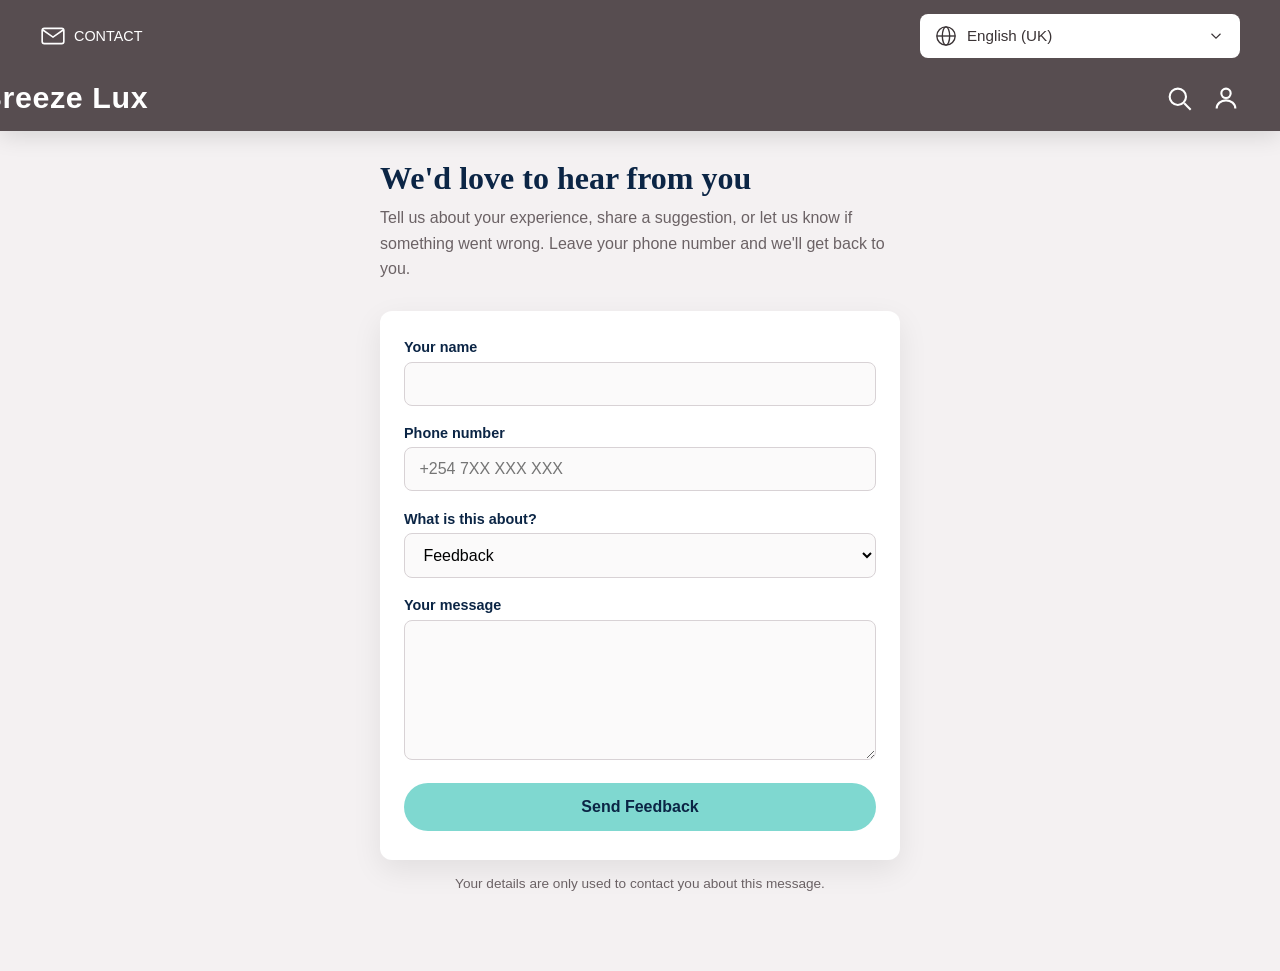
<file: feedback.html>
<!DOCTYPE html>
<html lang="en">
<head>
  <meta charset="UTF-8">
  <meta name="viewport" content="width=device-width, initial-scale=1.0">
  <title>Feedback | Breeze Lux</title>

  <style>
    :root {
      --bg: #574d50;
      --navy: #0b2545;
      --aqua: #7fd8d0;
      --white: #ffffff;
      --text-dark: #3a3335;
    }

    * {
      box-sizing: border-box;
      margin: 0;
      padding: 0;
    }

    body {
      font-family: Arial, sans-serif;
      background: #f4f1f2;
      color: var(--text-dark);
      min-height: 100vh;
    }

    .feedback-header {
      background: var(--bg);
      color: var(--white);
      padding: 1rem 1.25rem;
      display: flex;
      align-items: center;
      justify-content: space-between;
      gap: 1rem;
    }

    .feedback-header .logo {
      font-size: 1.6rem;
      font-weight: 700;
      color: var(--white);
      text-decoration: none;
    }

    .header-right {
      display: flex;
      align-items: center;
      gap: 1rem;
    }

    .back-link {
      color: var(--aqua);
      text-decoration: none;
      font-size: 0.95rem;
      -webkit-tap-highlight-color: transparent;
    }

    /* Language switch */
    .lang-switch {
      display: flex;
      border: 1px solid rgba(255, 255, 255, 0.6);
      border-radius: 999px;
      overflow: hidden;
    }

    .lang-btn {
      background: transparent;
      color: var(--white);
      border: none;
      padding: 0.35rem 0.8rem;
      font-size: 0.8rem;
      font-weight: 600;
      cursor: pointer;
      -webkit-tap-highlight-color: transparent;
    }

    .lang-btn.is-active {
      background: var(--aqua);
      color: var(--navy);
    }

    .feedback-wrap {
      max-width: 560px;
      margin: 2rem auto;
      padding: 0 1.25rem 3rem;
    }

    .feedback-wrap h1 {
      font-family: Georgia, "Times New Roman", serif;
      color: var(--navy);
      font-size: 2rem;
      margin-bottom: 0.5rem;
    }

    .feedback-intro {
      color: #6b6265;
      margin-bottom: 1.8rem;
      line-height: 1.6;
    }

    .feedback-form {
      background: var(--white);
      padding: 1.8rem 1.5rem;
      border-radius: 12px;
      box-shadow: 0 10px 30px rgba(0, 0, 0, 0.08);
    }

    .field {
      margin-bottom: 1.2rem;
    }

    .field label {
      display: block;
      font-size: 0.9rem;
      font-weight: 600;
      margin-bottom: 0.4rem;
      color: var(--navy);
    }

    .field input,
    .field select,
    .field textarea {
      width: 100%;
      padding: 0.75rem 0.9rem;
      border: 1px solid #d8d2d5;
      border-radius: 8px;
      font-family: inherit;
      font-size: 1rem;
      background: #fbfafa;
    }

    .field textarea {
      min-height: 140px;
      resize: vertical;
    }

    .field input:focus,
    .field select:focus,
    .field textarea:focus {
      outline: none;
      border-color: var(--aqua);
      box-shadow: 0 0 0 2px var(--aqua);
    }

    .submit-btn {
      width: 100%;
      padding: 0.95rem;
      border: none;
      border-radius: 999px;
      background: var(--aqua);
      color: var(--navy);
      font-size: 1rem;
      font-weight: 600;
      cursor: pointer;
      transition: background 0.2s, transform 0.2s;
    }

    .submit-btn:hover {
      background: var(--navy);
      color: var(--white);
      transform: translateY(-1px);
    }

    .note {
      font-size: 0.85rem;
      color: #6b6265;
      margin-top: 1rem;
      text-align: center;
    }
  </style>
  <link rel="stylesheet" href="header.css">
</head>
<body class="has-fixed-header">

  <header class="site-header">

  <div class="top-bar">
    <div class="contact-wrap">
      <input type="checkbox" id="contact-toggle" class="menu-toggle">
      <label for="contact-toggle" class="top-contact">
        <svg viewBox="0 0 24 24">
          <rect x="2" y="5" width="20" height="14" rx="2"/>
          <polyline points="2,6 12,13 22,6"/>
        </svg>
        <span data-sw="Wasiliana">Contact</span>
      </label>

      <div class="contact-menu">
        <a href="https://wa.me/254758966762" target="_blank" rel="noopener">
          <svg viewBox="0 0 24 24">
            <path d="M12 2a10 10 0 0 0-8.6 15.1L2 22l5-1.3A10 10 0 1 0 12 2z"/>
            <path d="M8.5 9.5c.3 2 2 4.2 4.2 5.2l1.3-1.3 1.8.8-.6 1.6c-.3.6-1 .8-1.6.6-3.2-1-5.8-3.6-6.4-6.8-.2-.6 0-1.3.6-1.6l1.6-.6.8 1.8-1.7 1.3z"/>
          </svg>
          WhatsApp
        </a>
        <a href="tg://resolve?phone=254758966762">
          <svg viewBox="0 0 24 24">
            <path d="M21.5 4.5L2.8 11.7c-.8.3-.8 1.1 0 1.4l4.6 1.4 1.8 5.5c.2.6.9.8 1.4.4l2.6-2.1 4.8 3.5c.6.4 1.3.1 1.5-.6L23 5.7c.2-.8-.5-1.4-1.5-1.2z"/>
          </svg>
          Telegram
        </a>
        <a href="https://www.facebook.com/yourpage" target="_blank" rel="noopener">
          <svg viewBox="0 0 24 24">
            <path d="M14 8V6c0-.8.4-1.2 1.2-1.2H17V2h-2.8C11.4 2 10 3.5 10 6v2H8v3h2v11h4V11h2.6l.4-3H14z"/>
          </svg>
          Facebook
        </a>
        <a href="mailto:franklinmutunga4@gmail.com">
          <svg viewBox="0 0 24 24">
            <path d="M3 5h18a1 1 0 0 1 1 1v12a1 1 0 0 1-1 1H3a1 1 0 0 1-1-1V6a1 1 0 0 1 1-1z"/>
          </svg>
          <span data-sw="Barua pepe">Email</span>
        </a>
        <a href="tel:+254758966762">
          <svg viewBox="0 0 24 24">
            <path d="M6.6 10.8a15.1 15.1 0 0 0 6.6 6.6l2.2-2.2c.3-.3.7-.4 1-.2 1.1.4 2.3.6 3.6.6.6 0 1 .4 1 1V20c0 .6-.4 1-1 1A17 17 0 0 1 3 4c0-.6.4-1 1-1h3.5c.6 0 1 .4 1 1 0 1.3.2 2.5.6 3.6.1.3 0 .7-.2 1L6.6 10.8z"/>
          </svg>
          <span data-sw="Piga Simu">Call Us</span>
        </a>
      </div>
    </div>

    <div class="lang-wrap">
      <input type="checkbox" id="lang-toggle" class="menu-toggle">
      <label for="lang-toggle" class="lang-trigger">
        <svg class="lang-icon" viewBox="0 0 24 24">
          <circle cx="12" cy="12" r="10"/>
          <ellipse cx="12" cy="12" rx="4" ry="10"/>
          <line x1="2" y1="12" x2="22" y2="12"/>
        </svg>
        <span class="lang-current">English (UK)</span>
        <svg class="lang-arrow" viewBox="0 0 24 24">
          <polyline points="6,9 12,15 18,9"/>
        </svg>
      </label>

      <div class="lang-menu">
        <a href="#" data-lang="English (UK)">English (UK)</a>
        <a href="#" data-lang="English (US)">English (US)</a>
        <a href="#" data-lang="Swahili">Swahili</a>
      </div>
    </div>
  </div>

  <div class="main-bar">
    <label for="menu-toggle" class="menu-icon" aria-label="Open menu">
      <span></span>
      <span></span>
      <span></span>
    </label>

    <a href="index.html" class="logo">Breeze Lux</a>

    <div class="main-icons">
      <label for="search-toggle" class="icon-btn" aria-label="Search">
        <svg viewBox="0 0 24 24">
          <circle cx="11" cy="11" r="7"/>
          <line x1="16.5" y1="16.5" x2="22" y2="22"/>
        </svg>
      </label>
      <label for="account-toggle" class="icon-btn" aria-label="Account">
        <svg viewBox="0 0 24 24">
          <circle cx="12" cy="8" r="4"/>
          <path d="M4 21c0-4 3.6-7 8-7s8 3 8 7"/>
        </svg>
      </label>
    </div>
  </div>

  <input type="checkbox" id="search-toggle" class="menu-toggle">
  <div class="search-panel">
    <input type="search" class="search-input" placeholder="Search services, prices, FAQs..." data-sw-placeholder="Tafuta huduma, bei, maswali..." aria-label="Search">
  </div>

  <input type="checkbox" id="account-toggle" class="menu-toggle">
  <div class="account-panel">
    <p class="account-title" data-sw="Karibu Breeze Lux">Welcome to Breeze Lux</p>
    <a href="#account" class="account-btn account-primary" data-sw="Ingia">Log In</a>
    <a href="#account" class="account-btn" data-sw="Fungua Akaunti">Create Account</a>
    <a href="#orders" class="account-link" data-sw="Fuatilia Oda Yako">Track an Order</a>
  </div>

  <input type="checkbox" id="menu-toggle" class="menu-toggle">
  <nav class="mobile-menu">
    <a href="index.html" data-sw="Nyumbani">Home</a>
    <a href="index.html#services" data-sw="Huduma">Services</a>
    <a href="index.html#pricing" data-sw="Bei">Pricing</a>
    <a href="how-it-works.html" data-sw="Jinsi Inavyofanya Kazi">How It Works</a>
    <a href="index.html#reviews" data-sw="Maoni">Reviews</a>
    <a href="index.html#faq" data-sw="Maswali">FAQ</a>
    <a href="feedback.html" data-sw="Maoni na Malalamiko">Feedback</a>
    <a href="booking.html" class="mobile-book" data-sw="Omba Kuchukuliwa">Book a Pickup</a>
  </nav>

</header>

  <main class="feedback-wrap">
    <h1 data-sw="Tungependa kusikia kutoka kwako">We'd love to hear from you</h1>
    <p class="feedback-intro" data-sw="Tuambie kuhusu uzoefu wako, toa pendekezo, au utujulishe kama kuna tatizo. Acha namba yako ya simu nasi tutawasiliana nawe.">
      Tell us about your experience, share a suggestion, or let us know if something went wrong.
      Leave your phone number and we'll get back to you.
    </p>

    <form class="feedback-form" action="https://formspree.io/f/your-form-id" method="POST">
      <div class="field">
        <label for="name" data-sw="Jina lako">Your name</label>
        <input type="text" id="name" name="name" required>
      </div>

      <div class="field">
        <label for="phone" data-sw="Namba ya simu">Phone number</label>
        <input type="tel" id="phone" name="phone" placeholder="+254 7XX XXX XXX" required>
      </div>

      <div class="field">
        <label for="type" data-sw="Ni kuhusu nini?">What is this about?</label>
        <select id="type" name="type" required>
          <option value="Feedback" data-sw="Maoni">Feedback</option>
          <option value="Complaint" data-sw="Malalamiko">Complaint</option>
          <option value="Compliment" data-sw="Pongezi">Compliment</option>
          <option value="Suggestion" data-sw="Pendekezo">Suggestion</option>
        </select>
      </div>

      <div class="field">
        <label for="message" data-sw="Ujumbe wako">Your message</label>
        <textarea id="message" name="message" required></textarea>
      </div>

      <button type="submit" class="submit-btn" data-sw="Tuma Maoni">Send Feedback</button>
    </form>

    <p class="note" data-sw="Maelezo yako yatatumika tu kukufikia kuhusu ujumbe huu.">Your details are only used to contact you about this message.</p>
  </main>

  <script src="header.js"></script>
</body>
</html>
</file>
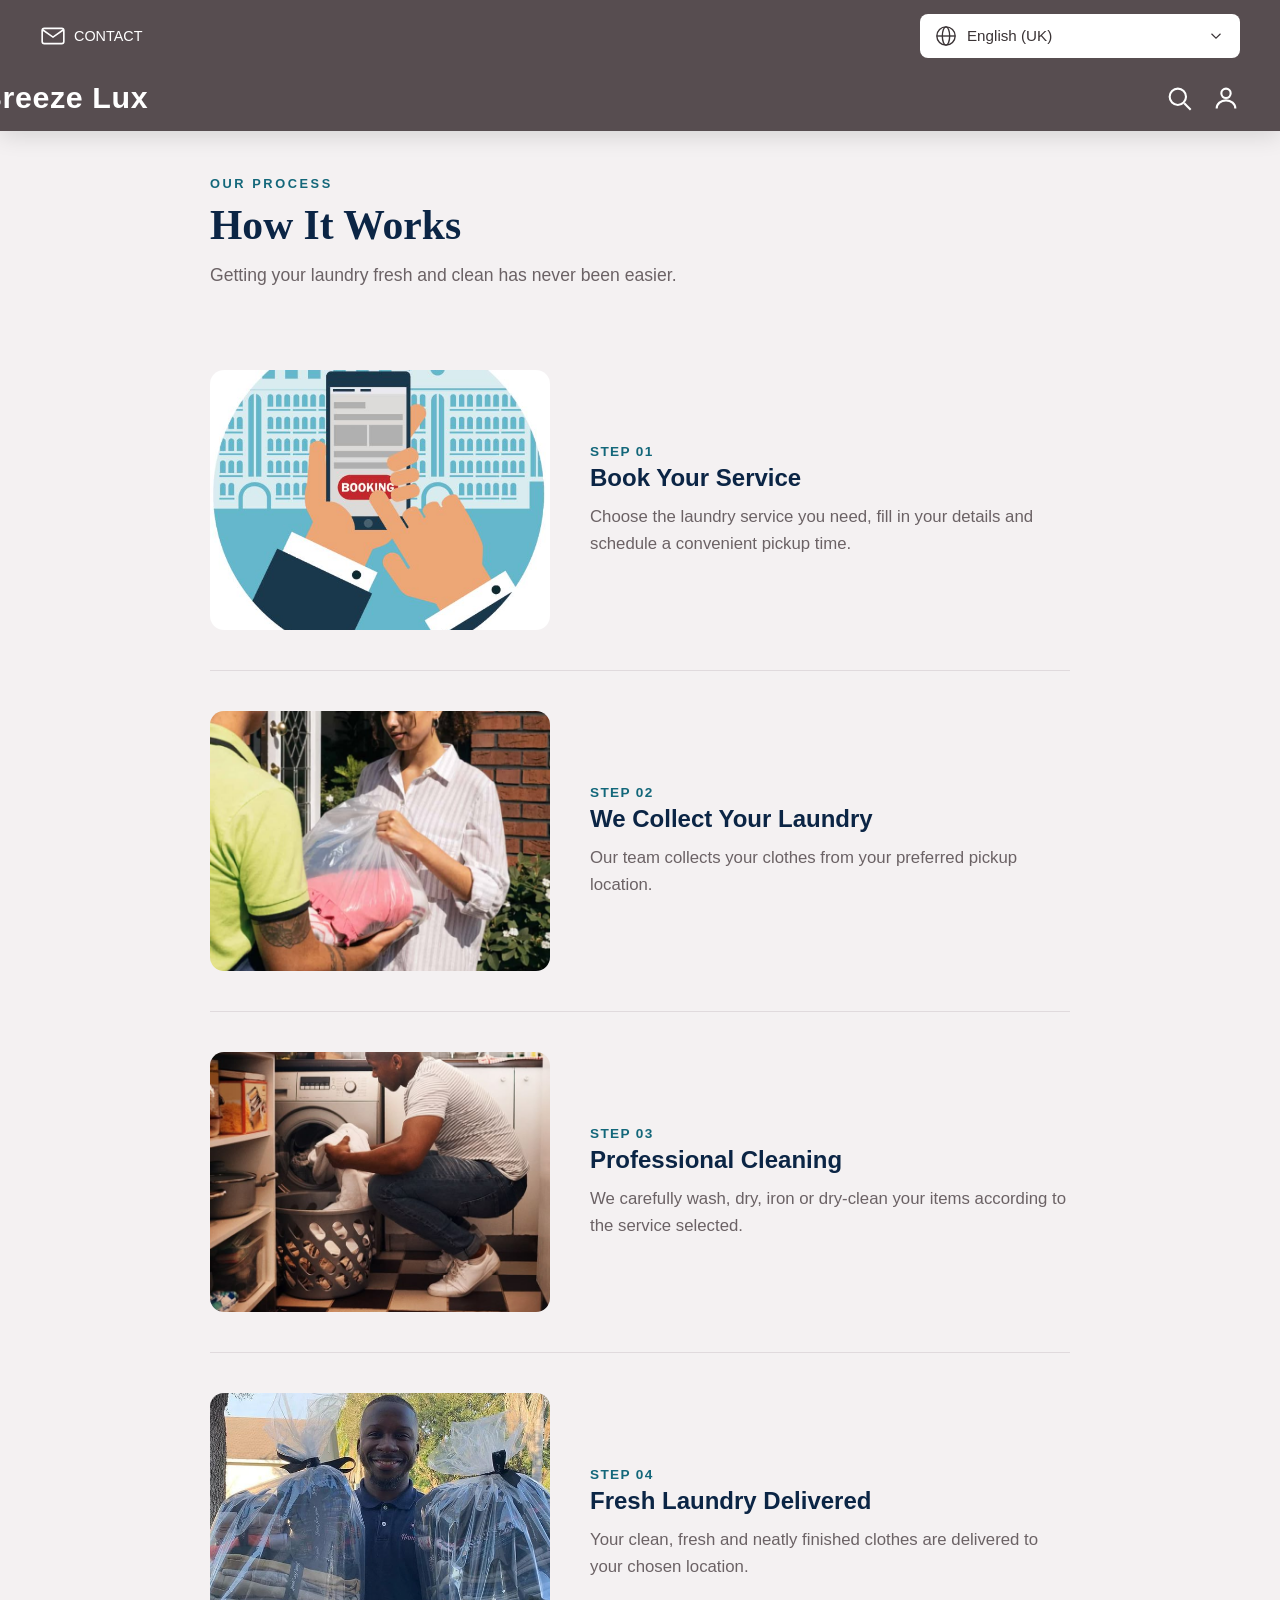
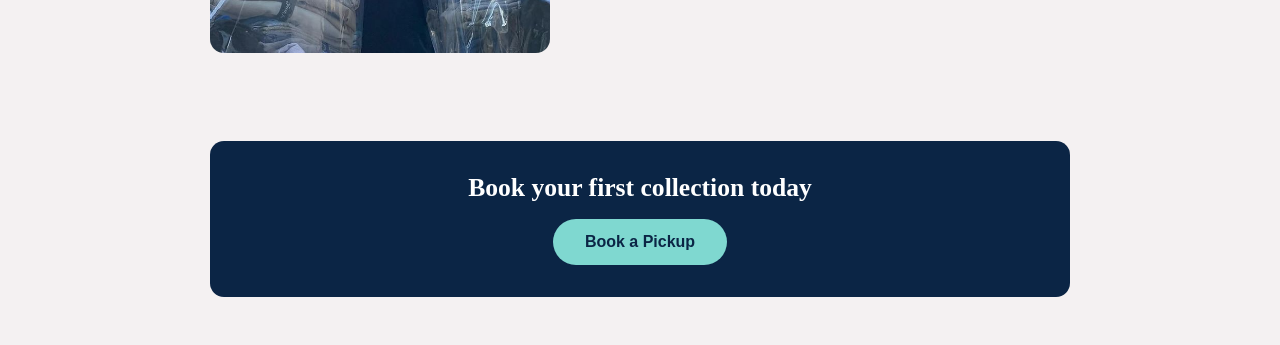
<file: how-it-works.html>
<!DOCTYPE html>
<html lang="en">
<head>
  <meta charset="UTF-8">
  <meta name="viewport" content="width=device-width, initial-scale=1.0">
  <title>How It Works | Breeze Lux</title>

  <style>
    :root {
      --bg: #574d50;
      --navy: #0b2545;
      --aqua: #7fd8d0;
      --teal: #13677a;
      --white: #ffffff;
      --text-dark: #3a3335;
      --muted: #6b6265;
    }

    * {
      box-sizing: border-box;
      margin: 0;
      padding: 0;
    }

    body {
      font-family: Arial, sans-serif;
      background: #f4f1f2;
      color: var(--text-dark);
    }

    .page-header {
      background: var(--bg);
      color: var(--white);
      padding: 1rem 1.25rem;
      display: flex;
      align-items: center;
      justify-content: space-between;
      gap: 1rem;
    }

    .page-header .logo {
      font-size: 1.6rem;
      font-weight: 700;
      color: var(--white);
      text-decoration: none;
    }

    .header-right {
      display: flex;
      align-items: center;
      gap: 1rem;
    }

    .back-link {
      color: var(--aqua);
      text-decoration: none;
      font-size: 0.95rem;
      -webkit-tap-highlight-color: transparent;
    }

    /* Language switch */
    .lang-switch {
      display: flex;
      border: 1px solid rgba(255, 255, 255, 0.6);
      border-radius: 999px;
      overflow: hidden;
    }

    .lang-btn {
      background: transparent;
      color: var(--white);
      border: none;
      padding: 0.35rem 0.8rem;
      font-size: 0.8rem;
      font-weight: 600;
      cursor: pointer;
      -webkit-tap-highlight-color: transparent;
    }

    .lang-btn.is-active {
      background: var(--aqua);
      color: var(--navy);
    }

    .steps-wrap {
      max-width: 900px;
      margin: 0 auto;
      padding: 3rem 1.25rem 2rem;
    }

    .steps-eyebrow {
      display: block;
      font-size: 0.8rem;
      font-weight: 600;
      letter-spacing: 0.2em;
      text-transform: uppercase;
      color: var(--teal);
      margin-bottom: 0.6rem;
    }

    .steps-wrap h1 {
      font-family: Georgia, "Times New Roman", serif;
      font-size: clamp(2rem, 5vw, 2.6rem);
      color: var(--navy);
      margin-bottom: 0.8rem;
    }

    .steps-intro {
      font-size: 1.1rem;
      color: var(--muted);
      line-height: 1.6;
      margin-bottom: 2.5rem;
    }

    .step {
      display: grid;
      grid-template-columns: 1fr;
      gap: 1.2rem;
      align-items: center;
      padding: 2rem 0;
      border-bottom: 1px solid #e0dadd;
    }

    .step:last-of-type {
      border-bottom: none;
    }

    .step-photo {
      width: 100%;
      height: 240px;
      object-fit: cover;
      object-position: 50% 100%;
      border-radius: 14px;
      display: block;
    }

    .step-number {
      font-size: 0.85rem;
      font-weight: 700;
      color: var(--teal);
      letter-spacing: 0.1em;
    }

    .step h2 {
      font-size: 1.5rem;
      color: var(--navy);
      margin: 0.3rem 0 0.7rem;
    }

    .step p {
      font-size: 1.05rem;
      line-height: 1.6;
      color: var(--muted);
    }

    .cta {
      max-width: 900px;
      margin: 1rem auto 3rem;
      padding: 0 1.25rem;
    }

    .cta-box {
      background: var(--navy);
      color: var(--white);
      border-radius: 14px;
      padding: 2rem 1.5rem;
      text-align: center;
    }

    .cta-box h2 {
      font-family: Georgia, "Times New Roman", serif;
      font-size: 1.6rem;
      margin-bottom: 1rem;
    }

    .cta-btn {
      display: inline-block;
      padding: 0.9rem 2rem;
      border-radius: 999px;
      background: var(--aqua);
      color: var(--navy);
      font-weight: 600;
      text-decoration: none;
      transition: background 0.2s, transform 0.2s;
    }

    .cta-btn:hover {
      background: var(--white);
      transform: translateY(-2px);
    }

    @media (min-width: 768px) {
      .step {
        grid-template-columns: 340px 1fr;
        gap: 2.5rem;
        padding: 2.5rem 0;
      }

      .step-photo {
        height: 260px;
      }
    }
  </style>
  <link rel="stylesheet" href="header.css">
</head>
<body class="has-fixed-header">

  <header class="site-header">

  <div class="top-bar">
    <div class="contact-wrap">
      <input type="checkbox" id="contact-toggle" class="menu-toggle">
      <label for="contact-toggle" class="top-contact">
        <svg viewBox="0 0 24 24">
          <rect x="2" y="5" width="20" height="14" rx="2"/>
          <polyline points="2,6 12,13 22,6"/>
        </svg>
        <span data-sw="Wasiliana">Contact</span>
      </label>

      <div class="contact-menu">
        <a href="https://wa.me/254758966762" target="_blank" rel="noopener">
          <svg viewBox="0 0 24 24">
            <path d="M12 2a10 10 0 0 0-8.6 15.1L2 22l5-1.3A10 10 0 1 0 12 2z"/>
            <path d="M8.5 9.5c.3 2 2 4.2 4.2 5.2l1.3-1.3 1.8.8-.6 1.6c-.3.6-1 .8-1.6.6-3.2-1-5.8-3.6-6.4-6.8-.2-.6 0-1.3.6-1.6l1.6-.6.8 1.8-1.7 1.3z"/>
          </svg>
          WhatsApp
        </a>
        <a href="tg://resolve?phone=254758966762">
          <svg viewBox="0 0 24 24">
            <path d="M21.5 4.5L2.8 11.7c-.8.3-.8 1.1 0 1.4l4.6 1.4 1.8 5.5c.2.6.9.8 1.4.4l2.6-2.1 4.8 3.5c.6.4 1.3.1 1.5-.6L23 5.7c.2-.8-.5-1.4-1.5-1.2z"/>
          </svg>
          Telegram
        </a>
        <a href="https://www.facebook.com/yourpage" target="_blank" rel="noopener">
          <svg viewBox="0 0 24 24">
            <path d="M14 8V6c0-.8.4-1.2 1.2-1.2H17V2h-2.8C11.4 2 10 3.5 10 6v2H8v3h2v11h4V11h2.6l.4-3H14z"/>
          </svg>
          Facebook
        </a>
        <a href="mailto:franklinmutunga4@gmail.com">
          <svg viewBox="0 0 24 24">
            <path d="M3 5h18a1 1 0 0 1 1 1v12a1 1 0 0 1-1 1H3a1 1 0 0 1-1-1V6a1 1 0 0 1 1-1z"/>
          </svg>
          <span data-sw="Barua pepe">Email</span>
        </a>
        <a href="tel:+254758966762">
          <svg viewBox="0 0 24 24">
            <path d="M6.6 10.8a15.1 15.1 0 0 0 6.6 6.6l2.2-2.2c.3-.3.7-.4 1-.2 1.1.4 2.3.6 3.6.6.6 0 1 .4 1 1V20c0 .6-.4 1-1 1A17 17 0 0 1 3 4c0-.6.4-1 1-1h3.5c.6 0 1 .4 1 1 0 1.3.2 2.5.6 3.6.1.3 0 .7-.2 1L6.6 10.8z"/>
          </svg>
          <span data-sw="Piga Simu">Call Us</span>
        </a>
      </div>
    </div>

    <div class="lang-wrap">
      <input type="checkbox" id="lang-toggle" class="menu-toggle">
      <label for="lang-toggle" class="lang-trigger">
        <svg class="lang-icon" viewBox="0 0 24 24">
          <circle cx="12" cy="12" r="10"/>
          <ellipse cx="12" cy="12" rx="4" ry="10"/>
          <line x1="2" y1="12" x2="22" y2="12"/>
        </svg>
        <span class="lang-current">English (UK)</span>
        <svg class="lang-arrow" viewBox="0 0 24 24">
          <polyline points="6,9 12,15 18,9"/>
        </svg>
      </label>

      <div class="lang-menu">
        <a href="#" data-lang="English (UK)">English (UK)</a>
        <a href="#" data-lang="English (US)">English (US)</a>
        <a href="#" data-lang="Swahili">Swahili</a>
      </div>
    </div>
  </div>

  <div class="main-bar">
    <label for="menu-toggle" class="menu-icon" aria-label="Open menu">
      <span></span>
      <span></span>
      <span></span>
    </label>

    <a href="index.html" class="logo">Breeze Lux</a>

    <div class="main-icons">
      <label for="search-toggle" class="icon-btn" aria-label="Search">
        <svg viewBox="0 0 24 24">
          <circle cx="11" cy="11" r="7"/>
          <line x1="16.5" y1="16.5" x2="22" y2="22"/>
        </svg>
      </label>
      <label for="account-toggle" class="icon-btn" aria-label="Account">
        <svg viewBox="0 0 24 24">
          <circle cx="12" cy="8" r="4"/>
          <path d="M4 21c0-4 3.6-7 8-7s8 3 8 7"/>
        </svg>
      </label>
    </div>
  </div>

  <input type="checkbox" id="search-toggle" class="menu-toggle">
  <div class="search-panel">
    <input type="search" class="search-input" placeholder="Search services, prices, FAQs..." data-sw-placeholder="Tafuta huduma, bei, maswali..." aria-label="Search">
  </div>

  <input type="checkbox" id="account-toggle" class="menu-toggle">
  <div class="account-panel">
    <p class="account-title" data-sw="Karibu Breeze Lux">Welcome to Breeze Lux</p>
    <a href="#account" class="account-btn account-primary" data-sw="Ingia">Log In</a>
    <a href="#account" class="account-btn" data-sw="Fungua Akaunti">Create Account</a>
    <a href="#orders" class="account-link" data-sw="Fuatilia Oda Yako">Track an Order</a>
  </div>

  <input type="checkbox" id="menu-toggle" class="menu-toggle">
  <nav class="mobile-menu">
    <a href="index.html" data-sw="Nyumbani">Home</a>
    <a href="index.html#services" data-sw="Huduma">Services</a>
    <a href="index.html#pricing" data-sw="Bei">Pricing</a>
    <a href="how-it-works.html" data-sw="Jinsi Inavyofanya Kazi">How It Works</a>
    <a href="index.html#reviews" data-sw="Maoni">Reviews</a>
    <a href="index.html#faq" data-sw="Maswali">FAQ</a>
    <a href="feedback.html" data-sw="Maoni na Malalamiko">Feedback</a>
    <a href="booking.html" class="mobile-book" data-sw="Omba Kuchukuliwa">Book a Pickup</a>
  </nav>

</header>

  <main class="steps-wrap">
    <span class="steps-eyebrow" data-sw="Mchakato wetu">Our process</span>
    <h1 data-sw="Jinsi Inavyofanya Kazi">How It Works</h1>
    <p class="steps-intro" data-sw="Kupata nguo zako safi na nadhifu hakujawahi kuwa rahisi.">Getting your laundry fresh and clean has never been easier.</p>

    <article class="step">
      <img class="step-photo" src="step-1.jpg" alt="Booking a laundry pickup on a phone" data-sw-alt="Kuomba kuchukuliwa nguo kwenye simu" loading="lazy">
      <div>
        <span class="step-number" data-sw="HATUA 01">STEP 01</span>
        <h2 data-sw="Omba Huduma Yako">Book Your Service</h2>
        <p data-sw="Chagua huduma ya nguo unayohitaji, jaza maelezo yako na upange muda wa kuchukuliwa unaokufaa.">Choose the laundry service you need, fill in your details and schedule a convenient pickup time.</p>
      </div>
    </article>

    <article class="step">
      <img class="step-photo" src="step-2.jpg" alt="Breeze Lux team collecting laundry at the door" data-sw-alt="Timu ya Breeze Lux ikikusanya nguo mlangoni" loading="lazy">
      <div>
        <span class="step-number" data-sw="HATUA 02">STEP 02</span>
        <h2 data-sw="Tunakusanya Nguo Zako">We Collect Your Laundry</h2>
        <p data-sw="Timu yetu inakusanya nguo zako kutoka mahali pa kuchukulia unapopendelea.">Our team collects your clothes from your preferred pickup location.</p>
      </div>
    </article>

    <article class="step">
      <img class="step-photo" src="step-3.jpg" alt="Professional ironing and cleaning of garments" data-sw-alt="Kupiga pasi na kusafisha nguo kitaalamu" loading="lazy">
      <div>
        <span class="step-number" data-sw="HATUA 03">STEP 03</span>
        <h2 data-sw="Usafishaji wa Kitaalamu">Professional Cleaning</h2>
        <p data-sw="Tunaosha, kukausha, kupiga pasi au kusafisha kikavu vitu vyako kulingana na huduma uliyochagua.">We carefully wash, dry, iron or dry-clean your items according to the service selected.</p>
      </div>
    </article>

    <article class="step">
      <img class="step-photo" src="step-4.jpg" alt="Delivery of neatly folded fresh laundry" data-sw-alt="Upelekaji wa nguo safi zilizokunjwa vizuri" loading="lazy">
      <div>
        <span class="step-number" data-sw="HATUA 04">STEP 04</span>
        <h2 data-sw="Nguo Safi Zinapelekwa">Fresh Laundry Delivered</h2>
        <p data-sw="Nguo zako safi, nadhifu na zilizomalizika vizuri zinapelekwa mahali uliochagua.">Your clean, fresh and neatly finished clothes are delivered to your chosen location.</p>
      </div>
    </article>
  </main>

  <section class="cta">
    <div class="cta-box">
      <h2 data-sw="Weka oda yako ya kwanza leo">Book your first collection today</h2>
      <a href="booking.html" class="cta-btn" data-sw="Omba Kuchukuliwa">Book a Pickup</a>
    </div>
  </section>

  <script>
    (function () {
      // Photo effect, skipped for visitors who prefer less motion
      if (window.matchMedia && window.matchMedia('(prefers-reduced-motion: reduce)').matches) return;

      var photos = [].slice.call(document.querySelectorAll('.step-photo'));
      var ticking = false;

      function update() {
        var vh = window.innerHeight;
        photos.forEach(function (img) {
          var r = img.getBoundingClientRect();
          var progress = (vh - r.top) / (vh + r.height);
          progress = Math.min(Math.max(progress, 0), 1);
          img.style.objectPosition = '50% ' + (100 - progress * 100) + '%';
        });
        ticking = false;
      }

      function request() {
        if (!ticking) {
          ticking = true;
          requestAnimationFrame(update);
        }
      }

      window.addEventListener('scroll', request, { passive: true });
      window.addEventListener('resize', request);
      update();
    })();
  </script>

  <script src="header.js"></script>
</body>
</html>
</file>
<file: header.css>
/* ===== Breeze Lux header, drawer and search (shared by every page) ===== */

:root {
  --ease: cubic-bezier(0.22, 1, 0.36, 1);
}

.site-header {
  position: fixed;
  top: 0;
  left: 0;
  right: 0;
  z-index: 100;
  display: block;
  padding: 0;
  background: var(--bg);
  color: var(--white);
  font-family: Arial, sans-serif;
  box-shadow: 0 5px 22px rgba(0, 0, 0, 0.12);
}

/* Top strip: Contact and language. It slides up on scroll down. */
.top-bar {
  position: absolute;
  top: 0;
  left: 0;
  right: 0;
  z-index: 2;
  display: flex;
  align-items: center;
  justify-content: space-between;
  gap: 1rem;
  padding: 0.9rem 1.25rem;
  transition: transform 0.45s var(--ease);
}

/* Main bar: menu, name and icons. It moves up with the top strip. */
.main-bar {
  position: relative;
  display: flex;
  align-items: center;
  justify-content: space-between;
  padding: 5rem 1.25rem 1rem;
  transition: padding-top 0.45s var(--ease);
}

.site-header.top-hidden .top-bar {
  transform: translateY(-100%);
}

.site-header.top-hidden .main-bar {
  padding-top: 0.9rem;
}

.top-contact {
  display: flex;
  align-items: center;
  gap: 0.5rem;
  color: var(--white);
  text-decoration: none;
  font-size: 0.9rem;
  text-transform: uppercase;
  cursor: pointer;
  -webkit-tap-highlight-color: transparent;
}

.top-contact svg {
  width: 26px;
  height: 26px;
  stroke: var(--white);
  fill: none;
  stroke-width: 1.5;
}

.top-contact:hover,
.top-contact:active {
  color: var(--aqua);
}

.top-contact:hover svg,
.top-contact:active svg {
  stroke: var(--aqua);
}

.contact-wrap {
  position: relative;
}

.lang-wrap {
  position: relative;
  width: 100%;
  max-width: 280px;
}

.menu-toggle {
  position: absolute;
  opacity: 0;
  pointer-events: none;
  -webkit-tap-highlight-color: transparent;
}

.menu-icon {
  display: flex;
  flex-direction: column;
  gap: 6px;
  cursor: pointer;
  padding: 0.3rem;
  -webkit-tap-highlight-color: transparent;
}

.menu-icon span {
  display: block;
  width: 26px;
  height: 2px;
  background: var(--white);
}

.menu-icon:hover span,
.menu-icon:active span {
  background: var(--aqua);
}

.logo {
  font-size: 1.9rem;
  font-weight: 700;
  letter-spacing: 0.02em;
  color: var(--white);
  text-decoration: none;
  margin-left: -60px;
  -webkit-tap-highlight-color: transparent;
}

.main-icons {
  display: flex;
  align-items: center;
  gap: 1.2rem;
}

.icon-btn {
  display: block;
  width: 28px;
  height: 28px;
  cursor: pointer;
  -webkit-tap-highlight-color: transparent;
}

.icon-btn svg {
  width: 100%;
  height: 100%;
  stroke: var(--white);
  fill: none;
  stroke-width: 1.8;
}

.icon-btn:hover svg,
.icon-btn:active svg {
  stroke: var(--aqua);
}

/* Language box */
.lang-trigger {
  display: flex;
  align-items: center;
  gap: 0.6rem;
  width: 100%;
  padding: 0.6rem 0.9rem;
  background: var(--white);
  border: 1px solid rgba(255, 255, 255, 0.7);
  border-radius: 8px;
  color: var(--text-dark);
  font-size: 0.95rem;
  cursor: pointer;
  -webkit-tap-highlight-color: transparent;
}

.lang-icon,
.lang-arrow {
  flex-shrink: 0;
  stroke: var(--text-dark);
  fill: none;
  stroke-width: 1.5;
  width: 22px;
  height: 22px;
}

.lang-arrow {
  width: 18px;
  height: 18px;
}

.lang-current {
  flex: 1;
}

/* Contact and language windows: paper unroll */
.contact-menu,
.lang-menu {
  display: block;
  position: absolute;
  opacity: 0;
  visibility: hidden;
  background: var(--white);
  border-radius: 10px;
  box-shadow: 0 10px 30px rgba(0, 0, 0, 0.25);
  overflow: hidden;
  z-index: 200;
  clip-path: polygon(45% 0%, 55% 0%, 55% 0%, 45% 0%);
  transform: perspective(700px) rotateX(-22deg) translateY(-14px) scale(0.94);
  transform-origin: top center;
  transition:
    clip-path 0.7s cubic-bezier(0.34, 1.56, 0.64, 1),
    transform 0.7s cubic-bezier(0.34, 1.56, 0.64, 1),
    opacity 0.35s ease,
    visibility 0s linear 0.7s;
}

.contact-menu {
  top: calc(100% + 0.6rem);
  left: 0;
  min-width: 200px;
  transform-origin: top left;
}

.lang-menu {
  top: calc(100% + 0.5rem);
  left: 0;
  right: 0;
}

.contact-wrap .menu-toggle:checked ~ .contact-menu,
.lang-wrap .menu-toggle:checked ~ .lang-menu {
  opacity: 1;
  visibility: visible;
  clip-path: polygon(0% 0%, 100% 0%, 100% 100%, 0% 100%);
  transform: perspective(700px) rotateX(0deg) translateY(0) scale(1);
  transition:
    clip-path 0.7s cubic-bezier(0.34, 1.56, 0.64, 1),
    transform 0.7s cubic-bezier(0.34, 1.56, 0.64, 1),
    opacity 0.35s ease,
    visibility 0s;
}

.contact-menu a,
.lang-menu a {
  display: block;
  padding: 0.9rem 1.2rem;
  font-size: 0.95rem;
  color: var(--text-dark);
  text-decoration: none;
  border-bottom: 1px solid #ececec;
  opacity: 0;
  transform: translateY(-6px);
  transition: opacity 0.2s ease, transform 0.3s ease;
}

.contact-menu a {
  display: flex;
  align-items: center;
  gap: 0.7rem;
}

.lang-menu a {
  padding: 0.85rem 1rem;
}

.contact-menu a:last-child,
.lang-menu a:last-child {
  border-bottom: none;
}

.contact-menu a:hover,
.contact-menu a:active,
.lang-menu a:hover,
.lang-menu a:active {
  background: #eaf8f6;
}

.contact-menu svg {
  width: 20px;
  height: 20px;
  fill: var(--bg);
  flex-shrink: 0;
}

.contact-wrap .menu-toggle:checked ~ .contact-menu a,
.lang-wrap .menu-toggle:checked ~ .lang-menu a {
  opacity: 1;
  transform: translateY(0);
  transition: opacity 0.4s ease 0.2s, transform 0.5s var(--ease) 0.2s;
}

/* Side drawer: starts directly under the header, whatever its height */
.mobile-menu {
  display: block;
  position: absolute;
  top: 100%;
  left: 0;
  bottom: auto;
  width: 80%;
  max-width: 320px;
  height: 100vh;
  height: 100dvh;
  padding: 1.5rem 1.5rem 2rem;
  background: var(--bg);
  border-right: 1px solid rgba(255, 255, 255, 0.15);
  box-shadow: 8px 0 30px rgba(0, 0, 0, 0.3);
  transform: translateX(-100%);
  transition: transform 0.45s var(--ease);
  overflow-y: auto;
  z-index: 50;
}

.mobile-menu a {
  display: block;
  padding: 0.8rem 0;
  color: var(--white);
  text-decoration: none;
  border-bottom: 1px solid rgba(255, 255, 255, 0.1);
}

.mobile-menu a:hover,
.mobile-menu a:active {
  color: var(--aqua);
}

.mobile-menu .mobile-book {
  margin-top: 1rem;
  text-align: center;
  background: var(--aqua);
  color: var(--navy);
  border-radius: 999px;
  border-bottom: none;
  font-weight: 600;
}

.menu-toggle:checked ~ .mobile-menu {
  transform: translateX(0);
}

#search-toggle:checked ~ .mobile-menu,
#account-toggle:checked ~ .mobile-menu,
#contact-toggle:checked ~ .mobile-menu,
#lang-toggle:checked ~ .mobile-menu {
  transform: translateX(-100%);
}

/* Search */
.search-panel,
.account-panel {
  display: none;
  padding: 0 1.25rem 1.2rem;
}

.search-panel {
  display: block;
  position: absolute;
  top: 100%;
  left: 0;
  right: 0;
  padding: 0.6rem 1.25rem 0.4rem;
  visibility: hidden;
  transition: visibility 0s linear 0.7s;
}

#search-toggle:checked ~ .search-panel {
  visibility: visible;
  transition: visibility 0s;
}

.search-input {
  width: 100%;
  padding: 0.8rem 1rem;
  border: none;
  border-radius: 8px;
  background: var(--white);
  color: var(--text-dark);
  font-size: 1rem;
  outline: none;
  transform-origin: calc(100% - 14px) 50%;
  transform: scaleX(0);
  opacity: 0;
  transition: transform 0.6s cubic-bezier(0.34, 1.56, 0.64, 1), opacity 0.2s ease;
}

#search-toggle:checked ~ .search-panel .search-input {
  transform: scaleX(1);
  opacity: 1;
}

.search-input:focus {
  box-shadow: 0 0 0 2px var(--aqua);
}

.search-results {
  margin-top: 0.6rem;
  background: var(--white);
  border-radius: 10px;
  box-shadow: 0 10px 30px rgba(0, 0, 0, 0.25);
  max-height: 60vh;
  overflow-y: auto;
}

.search-results:empty {
  display: none;
}

.search-result {
  display: block;
  padding: 0.8rem 1rem;
  border-bottom: 1px solid #ececec;
  color: var(--text-dark);
  text-decoration: none;
}

.search-result:last-child {
  border-bottom: none;
}

.search-result:hover,
.search-result:active {
  background: #eaf8f6;
}

.search-result strong {
  display: block;
  color: var(--navy);
  font-size: 0.95rem;
}

.search-result span {
  display: block;
  margin-top: 0.2rem;
  color: #6b6265;
  font-size: 0.82rem;
  line-height: 1.4;
}

.search-empty {
  margin-top: 0.6rem;
  padding: 0.9rem 1rem;
  background: var(--white);
  border-radius: 10px;
  color: #6b6265;
  font-size: 0.9rem;
}

/* Account */
#account-toggle:checked ~ .account-panel {
  display: block;
}

.account-panel {
  padding-top: 1rem;
  border-top: 1px solid rgba(255, 255, 255, 0.15);
}

.account-title {
  font-size: 1rem;
  margin-bottom: 0.8rem;
}

.account-btn {
  display: block;
  text-align: center;
  padding: 0.75rem;
  margin-bottom: 0.6rem;
  border: 1px solid var(--white);
  border-radius: 999px;
  color: var(--white);
  text-decoration: none;
  font-size: 0.95rem;
}

.account-btn:hover {
  background: var(--white);
  color: var(--navy);
}

.account-primary {
  background: var(--aqua);
  border-color: var(--aqua);
  color: var(--navy);
  font-weight: 600;
}

.account-link {
  display: inline-block;
  margin-top: 0.4rem;
  color: var(--aqua);
  text-decoration: none;
  font-size: 0.9rem;
}

/* Desktop */
@media (min-width: 768px) {
  .top-bar {
    padding: 0.9rem 2.5rem;
  }

  .main-bar {
    padding: 5rem 2.5rem 1rem;
  }

  .site-header.top-hidden .main-bar {
    padding-top: 0.9rem;
  }

  .lang-wrap {
    max-width: 320px;
  }

  .menu-icon {
    display: none;
  }

  .mobile-menu {
    display: none !important;
  }

  .search-panel,
  .account-panel {
    padding-left: 2.5rem;
    padding-right: 2.5rem;
  }
}

/* Pages other than the home page: keep content below the fixed header.
   The space shrinks along with the header when the top strip hides. */
.has-fixed-header {
  padding-top: 8.5rem;
  transition: padding-top 0.45s var(--ease);
}

.has-fixed-header.header-collapsed {
  padding-top: 4.5rem;
}

@media (min-width: 768px) {
  .has-fixed-header {
    padding-top: 8rem;
  }

  .has-fixed-header.header-collapsed {
    padding-top: 4.5rem;
  }
}
</file>
